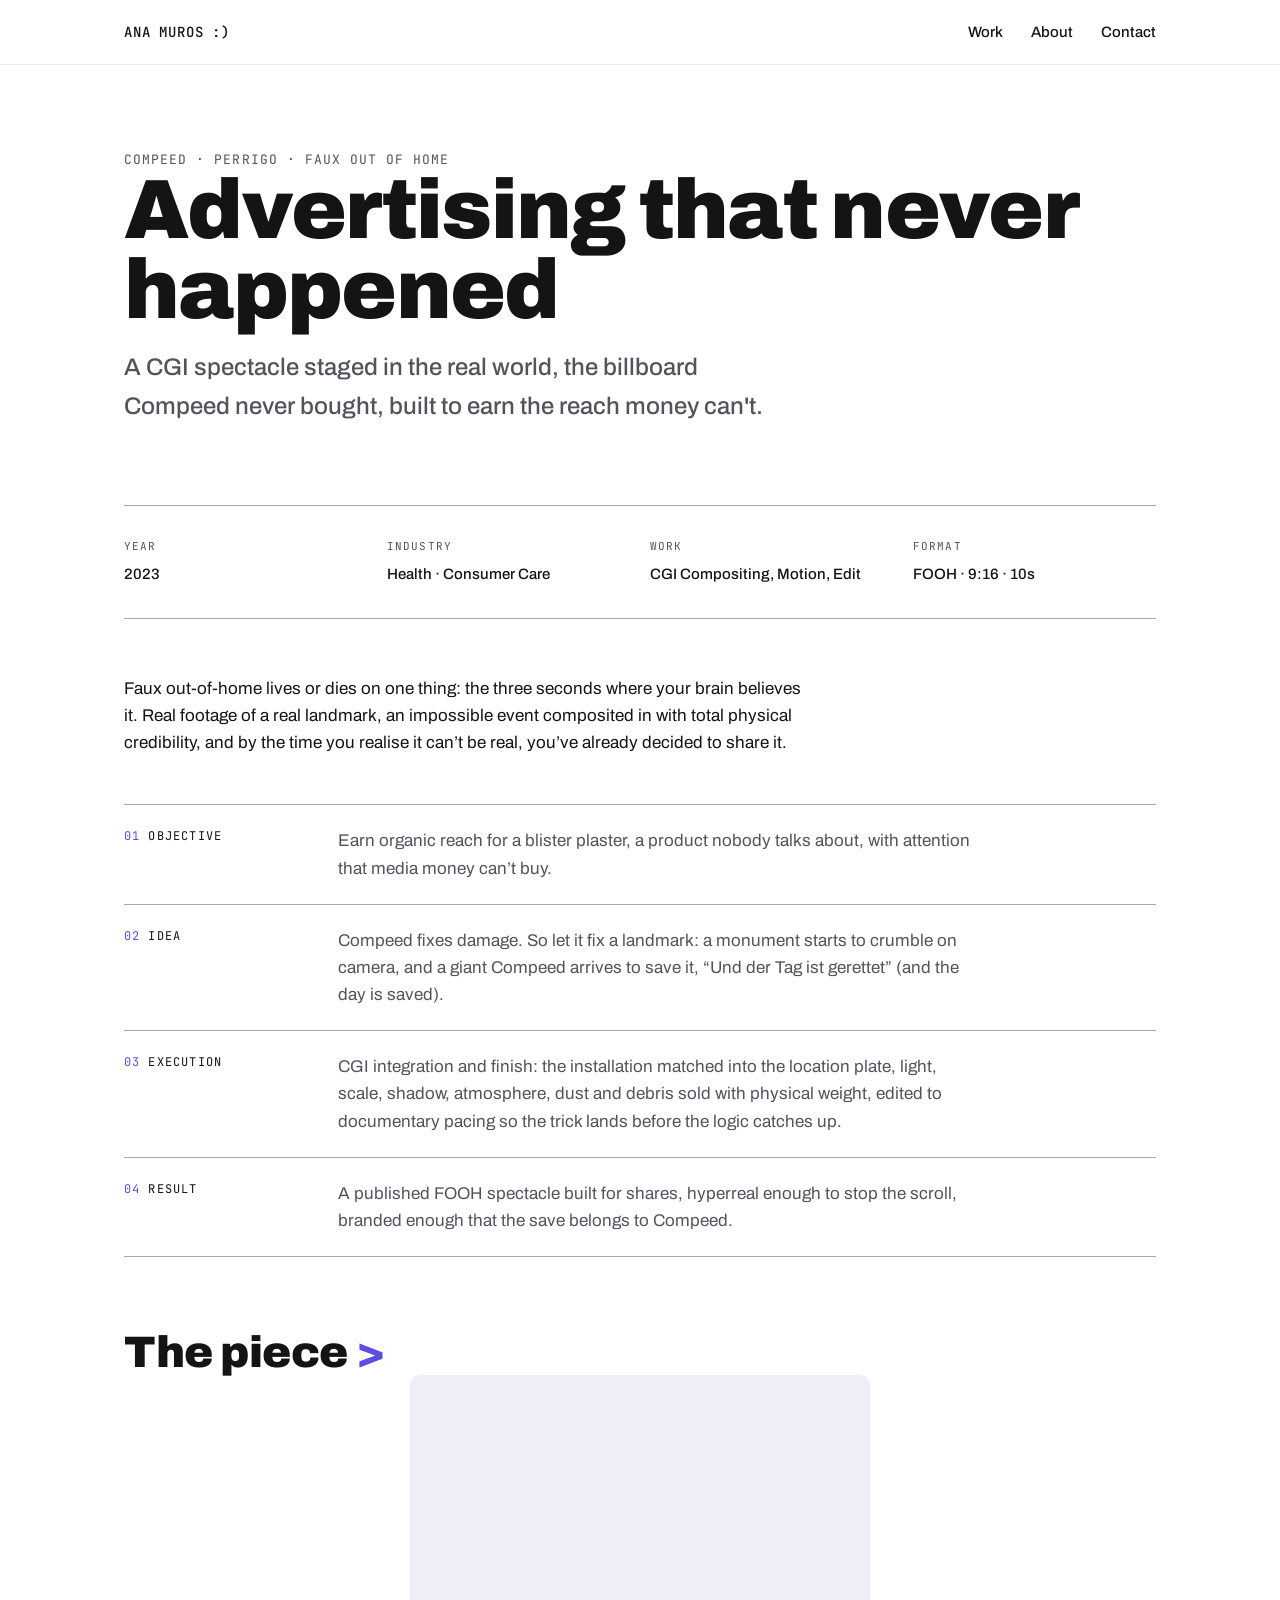
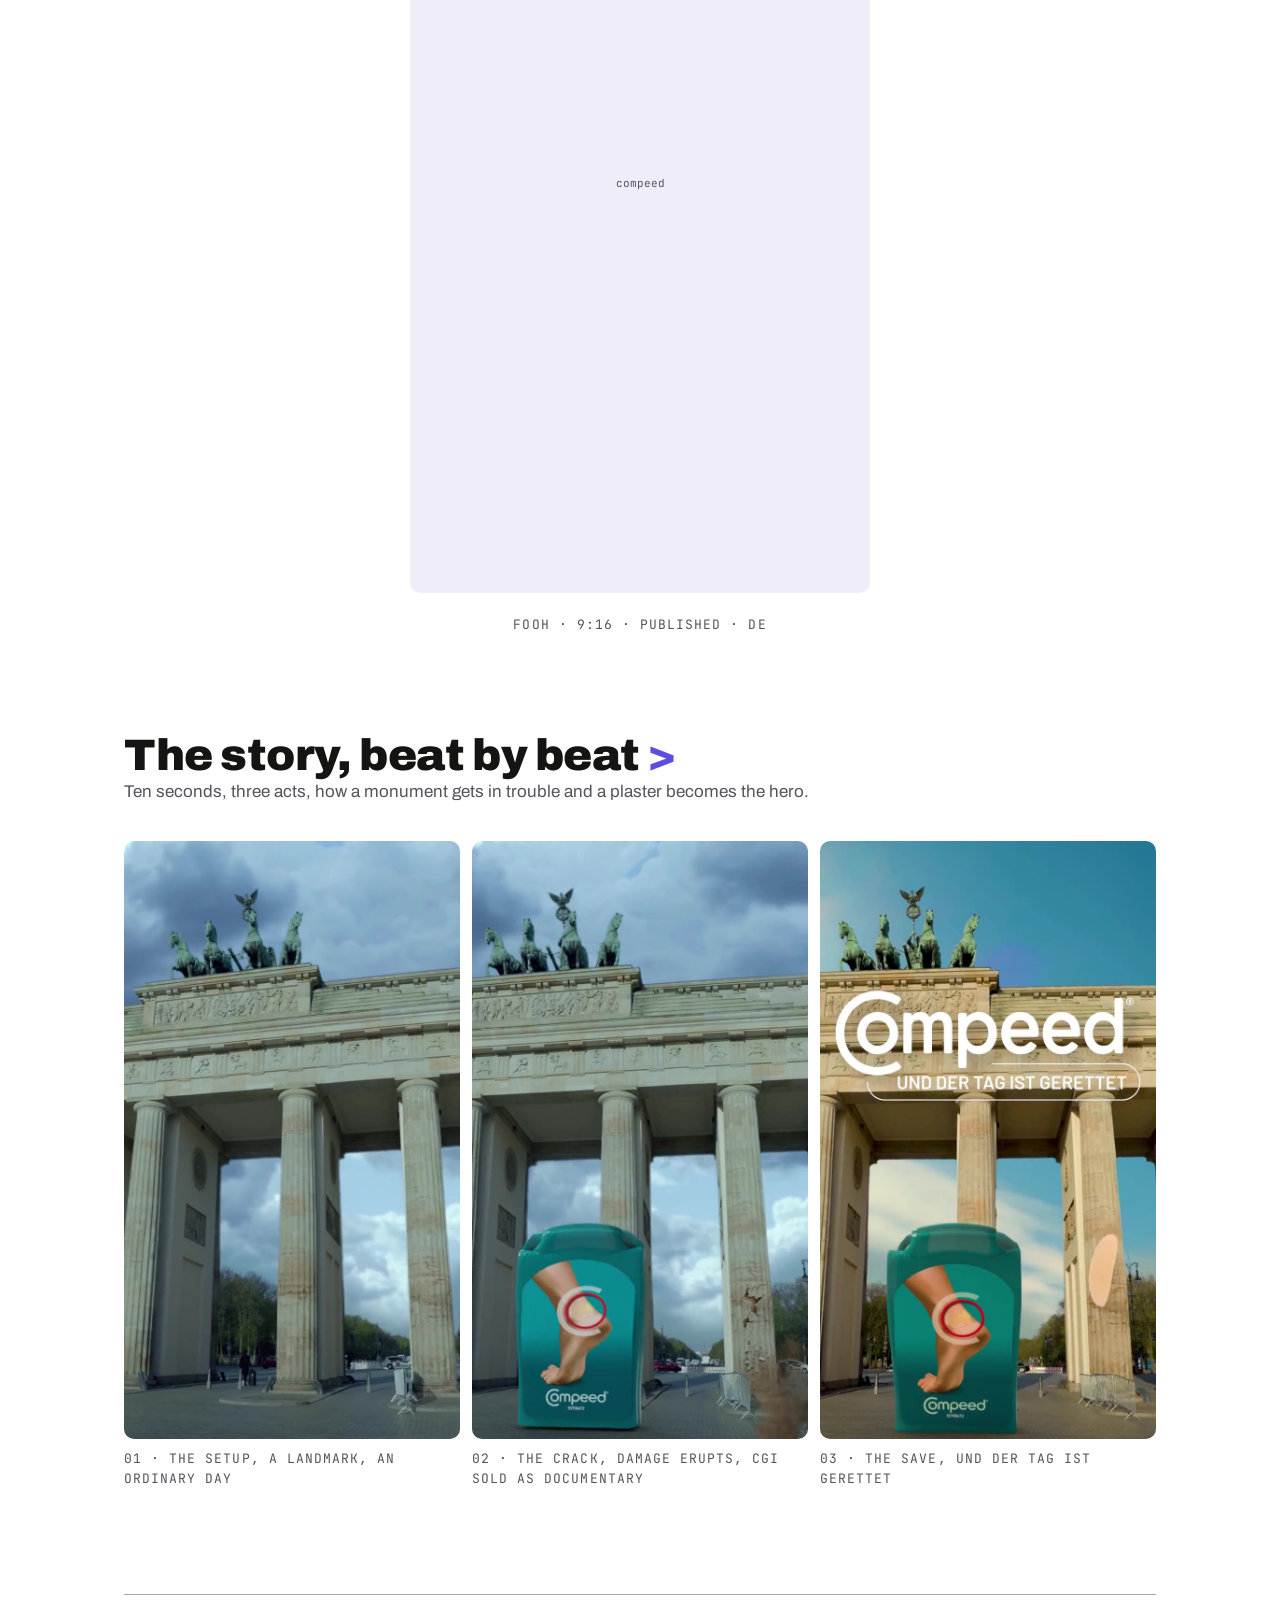
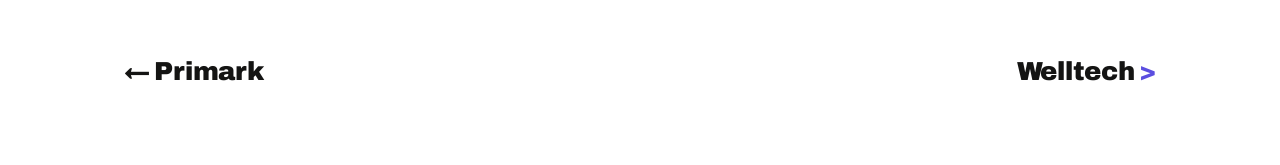
<file: case-compeed.html>
<!DOCTYPE html>
<html lang="en">
<head>
<meta charset="UTF-8">
<meta name="viewport" content="width=device-width, initial-scale=1">
<title>Compeed · FOOH · Ana Muros</title>
<meta name="description" content="A faux out-of-home CGI spectacle for Compeed, hyperreal advertising built for organic reach.">
<link rel="preconnect" href="https://fonts.googleapis.com">
<link rel="preconnect" href="https://fonts.gstatic.com" crossorigin>
<link href="https://fonts.googleapis.com/css2?family=Archivo:wght@400;500;900&family=JetBrains+Mono:wght@400;500&display=swap" rel="stylesheet">
<link rel="stylesheet" href="case.css">
</head>
<body>
<nav>
  <div class="container nav-inner">
    <a class="nav-logo" href="index.html">ANA MUROS :)</a>
    <div class="nav-links">
      <a href="index.html#work">Work</a>
      <a href="index.html#about">About</a>
      <a href="index.html#contact">Contact</a>
    </div>
  </div>
</nav>

<header class="case">
  <div class="container">
    <p class="meta reveal">COMPEED · PERRIGO · FAUX OUT OF HOME</p>
    <h1 class="display reveal">Advertising that never happened</h1>
    <p class="tagline reveal">A CGI spectacle staged in the real world, the billboard Compeed never bought, built to earn the reach money can't.</p>
  </div>
</header>

<div class="container">
  <div class="facts reveal">
    <div><p class="k">Year</p><p class="v">2023</p></div>
    <div><p class="k">Industry</p><p class="v">Health · Consumer Care</p></div>
    <div><p class="k">Work</p><p class="v">CGI Compositing, Motion, Edit</p></div>
    <div><p class="k">Format</p><p class="v">FOOH · 9:16 · 10s</p></div>
  </div>

  <div class="intro reveal">
    <p>Faux out-of-home lives or dies on one thing: the three seconds where your brain believes it. Real footage of a real landmark, an impossible event composited in with total physical credibility, and by the time you realise it can’t be real, you’ve already decided to share it.</p>
  </div>

  <div class="beats reveal">
    <div class="beat"><p class="bk"><span class="n">01</span>Objective</p><p>Earn organic reach for a blister plaster, a product nobody talks about, with attention that media money can’t buy.</p></div>
    <div class="beat"><p class="bk"><span class="n">02</span>Idea</p><p>Compeed fixes damage. So let it fix a landmark: a monument starts to crumble on camera, and a giant Compeed arrives to save it, “Und der Tag ist gerettet” (and the day is saved).</p></div>
    <div class="beat"><p class="bk"><span class="n">03</span>Execution</p><p>CGI integration and finish: the installation matched into the location plate, light, scale, shadow, atmosphere, dust and debris sold with physical weight, edited to documentary pacing so the trick lands before the logic catches up.</p></div>
    <div class="beat"><p class="bk"><span class="n">04</span>Result</p><p>A published FOOH spectacle built for shares, hyperreal enough to stop the scroll, branded enough that the save belongs to Compeed.</p></div>
  </div>

  <section class="chapter">
    <h2 class="h2 reveal">The piece <span class="arrow">&gt;</span></h2>
    <div class="feature-media reveal">
      <div class="media" data-video="videos/compeed.mp4"><video muted loop playsinline preload="metadata"></video><span class="ph-label">compeed</span></div>
      <p class="cap meta">FOOH · 9:16 · PUBLISHED · DE</p>
    </div>
  </section>

  <section class="chapter">
    <h2 class="h2 reveal">The story, beat by beat <span class="arrow">&gt;</span></h2>
    <p class="lede reveal" style="color:var(--ink-60)">Ten seconds, three acts, how a monument gets in trouble and a plaster becomes the hero.</p>
    <div class="still-strip reveal">
      <figure><img class="still" src="images/compeed-b1.jpg" alt="Compeed FOOH, act one: the landmark, untouched" loading="lazy"><figcaption class="cap meta">01 · THE SETUP, a landmark, an ordinary day</figcaption></figure>
      <figure><img class="still" src="images/compeed-b2.jpg" alt="Compeed FOOH, act two: the damage appears, dust and debris" loading="lazy"><figcaption class="cap meta">02 · THE CRACK, damage erupts, CGI sold as documentary</figcaption></figure>
      <figure><img class="still" src="images/compeed-b3.jpg" alt="Compeed FOOH, act three: the giant Compeed saves the day" loading="lazy"><figcaption class="cap meta">03 · THE SAVE, und der Tag ist gerettet</figcaption></figure>
    </div>
  </section>

  <div class="pn">
    <a href="case-primark.html">&larr; Primark</a>
    <a href="case-welltech.html">Welltech <span class="arrow">&gt;</span></a>
  </div>
</div>

<script>
document.querySelectorAll('.media[data-video]').forEach(w=>{const v=w.querySelector('video');v.src=w.dataset.video;v.addEventListener('error',()=>w.classList.add('missing'))});
const io=new IntersectionObserver(es=>{es.forEach(e=>{if(e.isIntersecting){e.target.classList.add('in');const v=e.target.querySelector('video');if(v&&!e.target.classList.contains('missing'))v.play().catch(()=>{})}else{const v=e.target.querySelector('video');if(v)v.pause()}})},{threshold:.15});
document.querySelectorAll('.reveal').forEach(el=>io.observe(el));
</script>
</body>
</html>
</file>
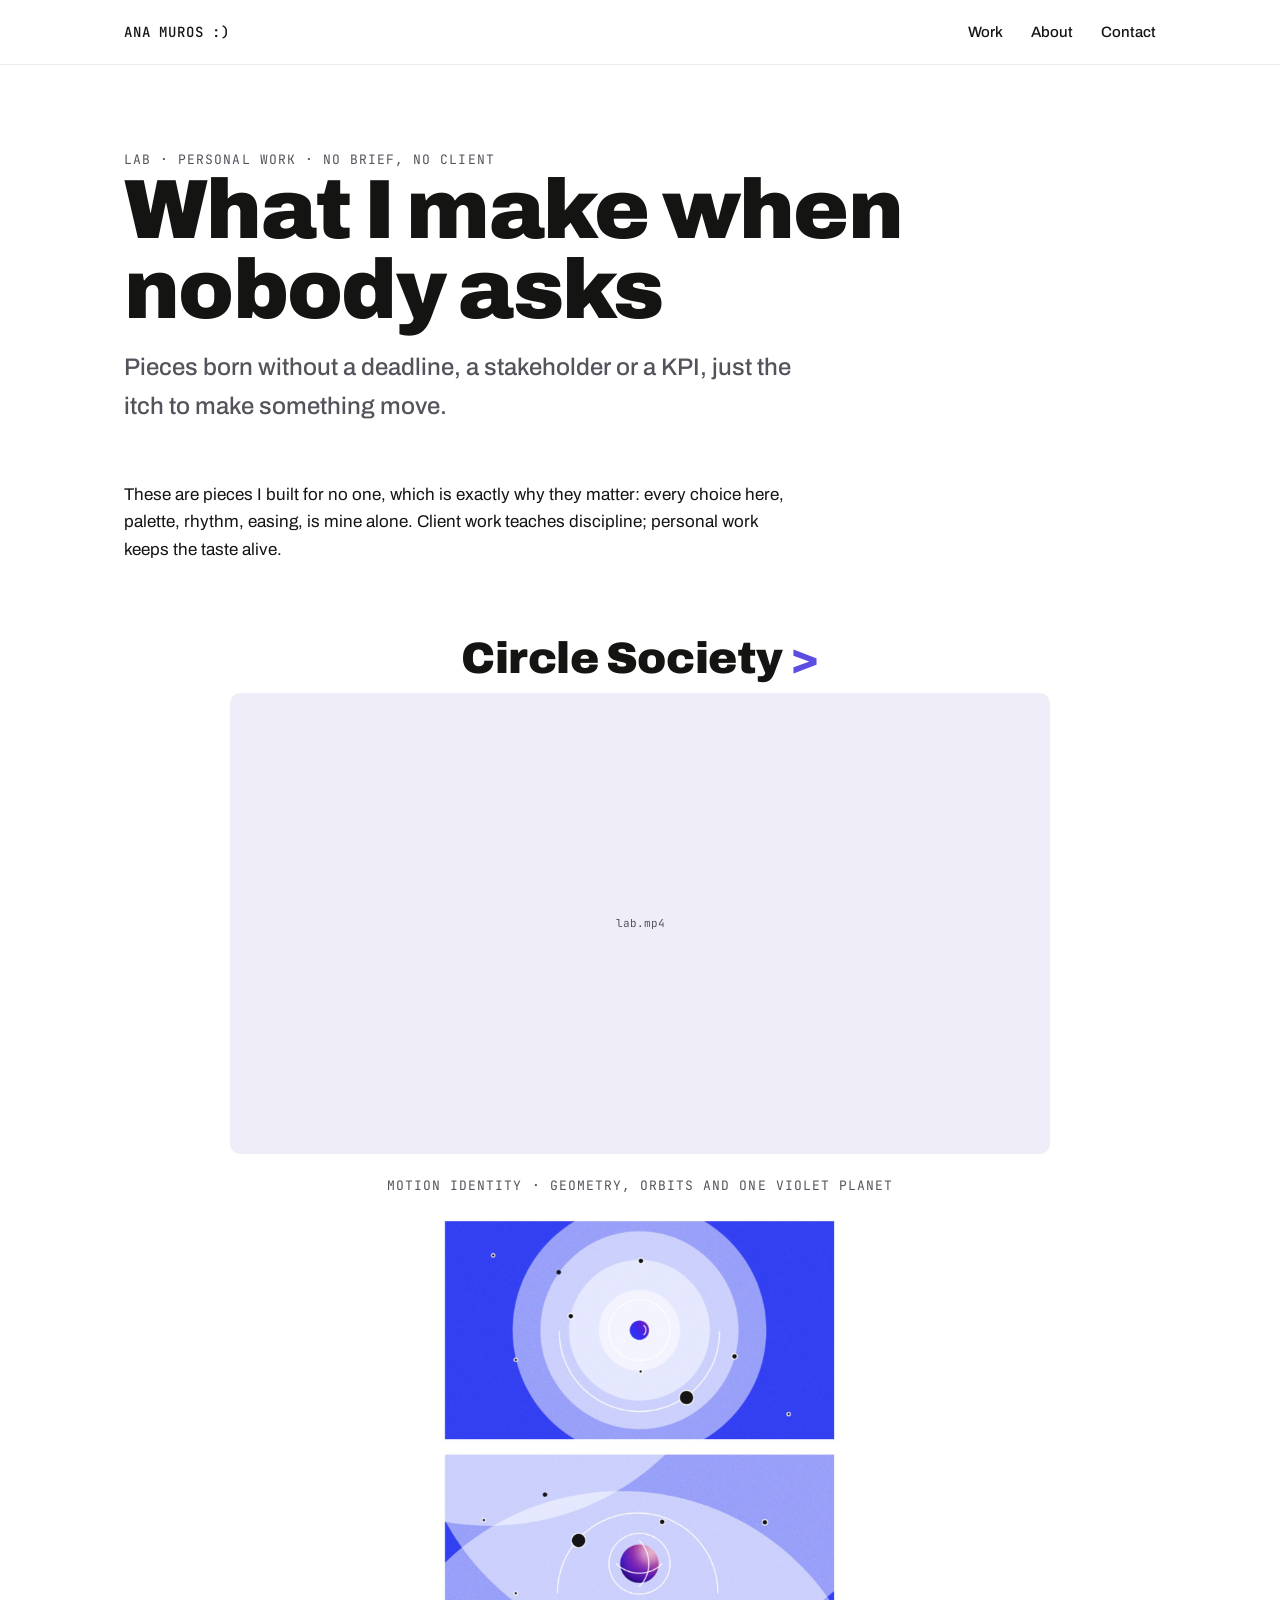
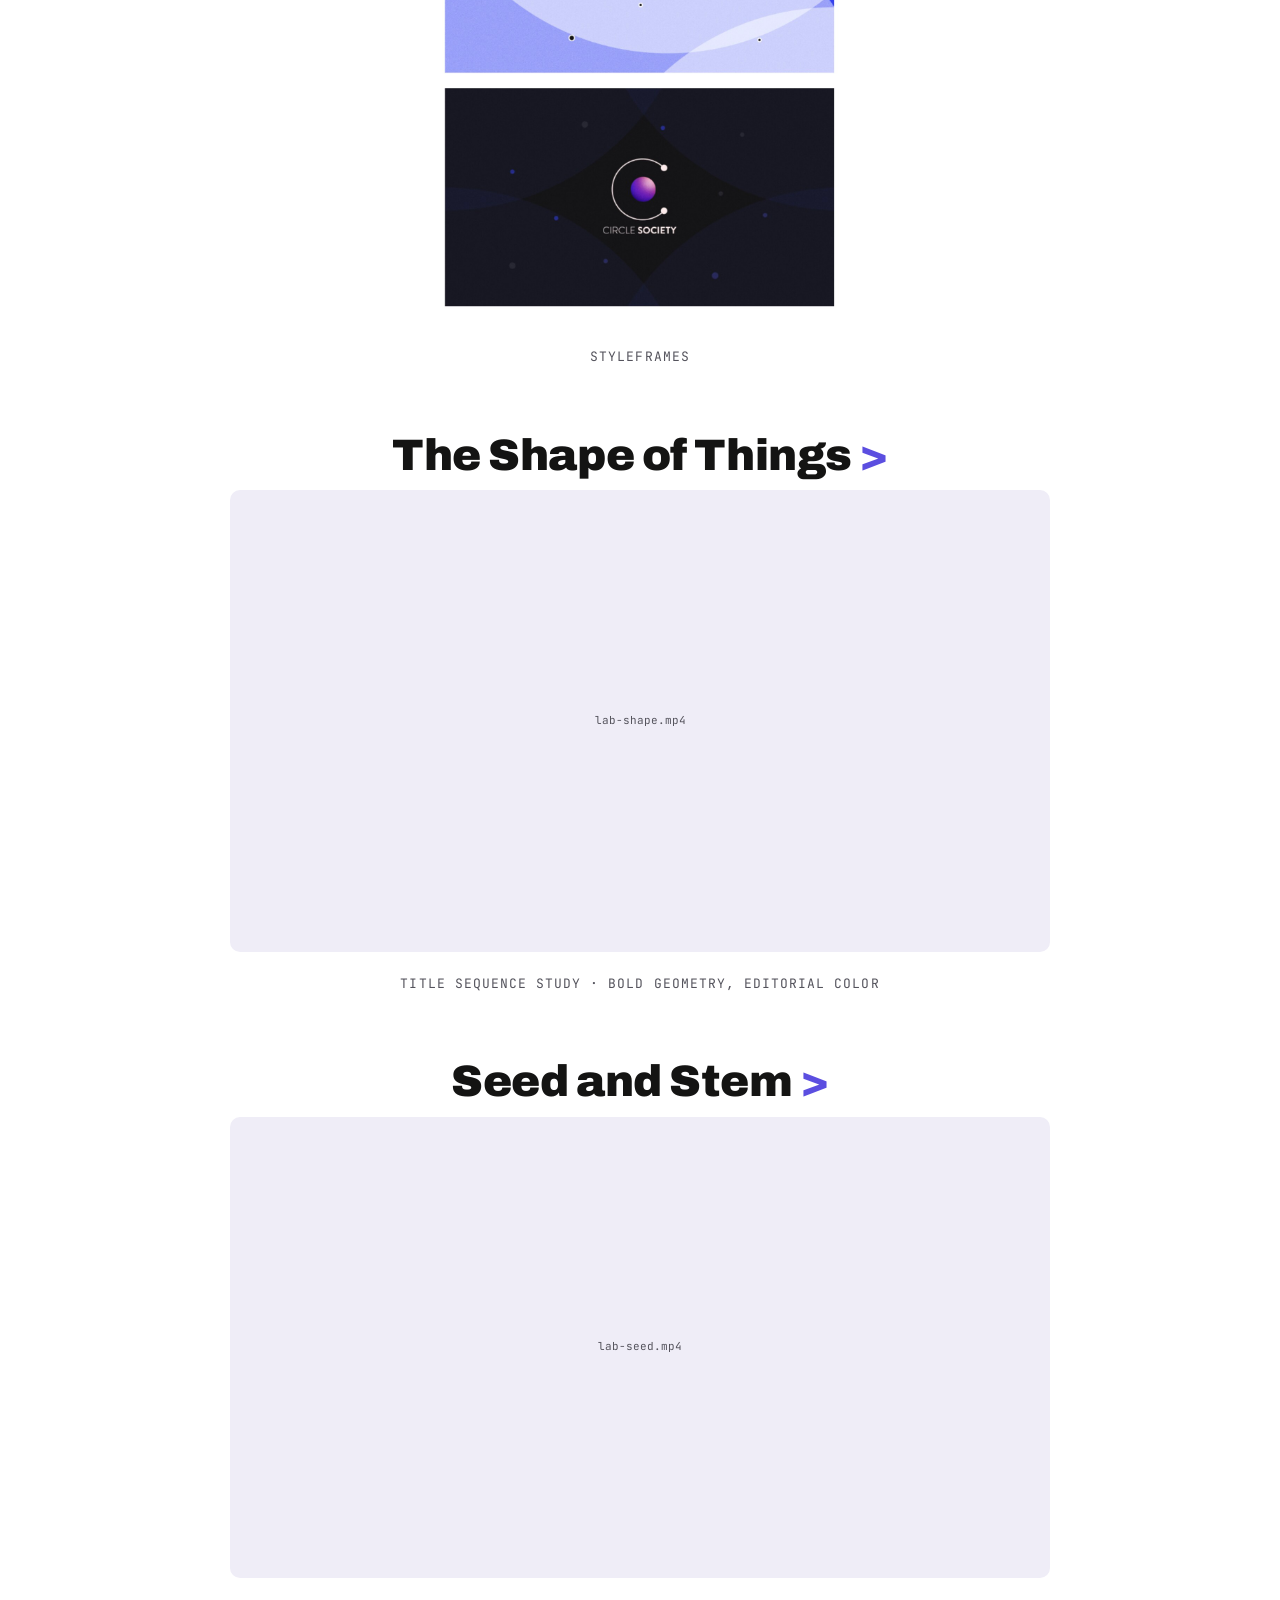
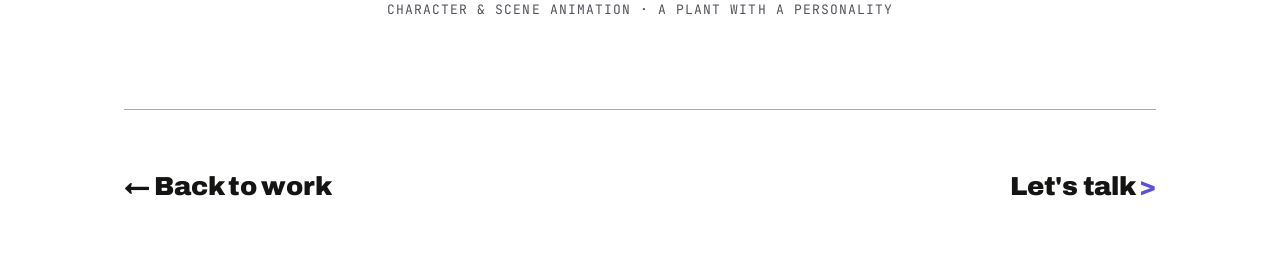
<file: case-lab.html>
<!DOCTYPE html>
<html lang="en">
<head>
<meta charset="UTF-8">
<meta name="viewport" content="width=device-width, initial-scale=1">
<title>Lab · What I Make When Nobody Asks · Ana Muros</title>
<meta name="description" content="Personal motion work: pieces made without a brief, where craft gets to play.">
<link rel="preconnect" href="https://fonts.googleapis.com">
<link rel="preconnect" href="https://fonts.gstatic.com" crossorigin>
<link href="https://fonts.googleapis.com/css2?family=Archivo:wght@400;500;900&family=JetBrains+Mono:wght@400;500&display=swap" rel="stylesheet">
<link rel="stylesheet" href="case.css">
<style>
.media.wide{aspect-ratio:16/9;width:min(100%,820px)}
.lab-piece{display:flex;flex-direction:column;align-items:center;gap:12px;padding:32px 0}
.frames{width:min(100%,420px);border-radius:10px}
</style>
</head>
<body>
<nav>
  <div class="container nav-inner">
    <a class="nav-logo" href="index.html">ANA MUROS :)</a>
    <div class="nav-links">
      <a href="index.html#work">Work</a>
      <a href="index.html#about">About</a>
      <a href="index.html#contact">Contact</a>
    </div>
  </div>
</nav>

<header class="case">
  <div class="container">
    <p class="meta reveal">LAB · PERSONAL WORK · NO BRIEF, NO CLIENT</p>
    <h1 class="display reveal">What I make when nobody asks</h1>
    <p class="tagline reveal">Pieces born without a deadline, a stakeholder or a KPI, just the itch to make something move.</p>
  </div>
</header>

<div class="container">
  <div class="intro reveal">
    <p>These are pieces I built for no one, which is exactly why they matter: every choice here, palette, rhythm, easing, is mine alone. Client work teaches discipline; personal work keeps the taste alive.</p>
  </div>

  <section class="lab-piece">
    <h2 class="h2 reveal">Circle Society <span class="arrow">&gt;</span></h2>
    <div class="media wide reveal" data-video="videos/lab.mp4"><video muted loop playsinline preload="metadata"></video><span class="ph-label">lab.mp4</span></div>
    <p class="cap meta reveal">MOTION IDENTITY · GEOMETRY, ORBITS AND ONE VIOLET PLANET</p>
    <img class="frames reveal" src="images/lab-circle-frames.jpg" alt="Circle Society, styleframes of the piece" loading="lazy">
    <p class="cap meta reveal">STYLEFRAMES</p>
  </section>

  <section class="lab-piece">
    <h2 class="h2 reveal">The Shape of Things <span class="arrow">&gt;</span></h2>
    <div class="media wide reveal" data-video="videos/lab-shape.mp4"><video muted loop playsinline preload="metadata"></video><span class="ph-label">lab-shape.mp4</span></div>
    <p class="cap meta reveal">TITLE SEQUENCE STUDY · BOLD GEOMETRY, EDITORIAL COLOR</p>
  </section>

  <section class="lab-piece">
    <h2 class="h2 reveal">Seed and Stem <span class="arrow">&gt;</span></h2>
    <div class="media wide reveal" data-video="videos/lab-seed.mp4"><video muted loop playsinline preload="metadata"></video><span class="ph-label">lab-seed.mp4</span></div>
    <p class="cap meta reveal">CHARACTER &amp; SCENE ANIMATION · A PLANT WITH A PERSONALITY</p>
  </section>

  <div class="pn">
    <a href="index.html#work">&larr; Back to work</a>
    <a href="index.html#contact">Let's talk <span class="arrow">&gt;</span></a>
  </div>
</div>

<script>
document.querySelectorAll('.media[data-video]').forEach(w=>{const v=w.querySelector('video');v.src=w.dataset.video;v.addEventListener('error',()=>w.classList.add('missing'))});
const io=new IntersectionObserver(es=>{es.forEach(e=>{if(e.isIntersecting){e.target.classList.add('in');const v=e.target.querySelector('video');if(v&&!e.target.classList.contains('missing'))v.play().catch(()=>{})}else{const v=e.target.querySelector('video');if(v)v.pause()}})},{threshold:.15});
document.querySelectorAll('.reveal').forEach(el=>io.observe(el));
</script>
</body>
</html>
</file>
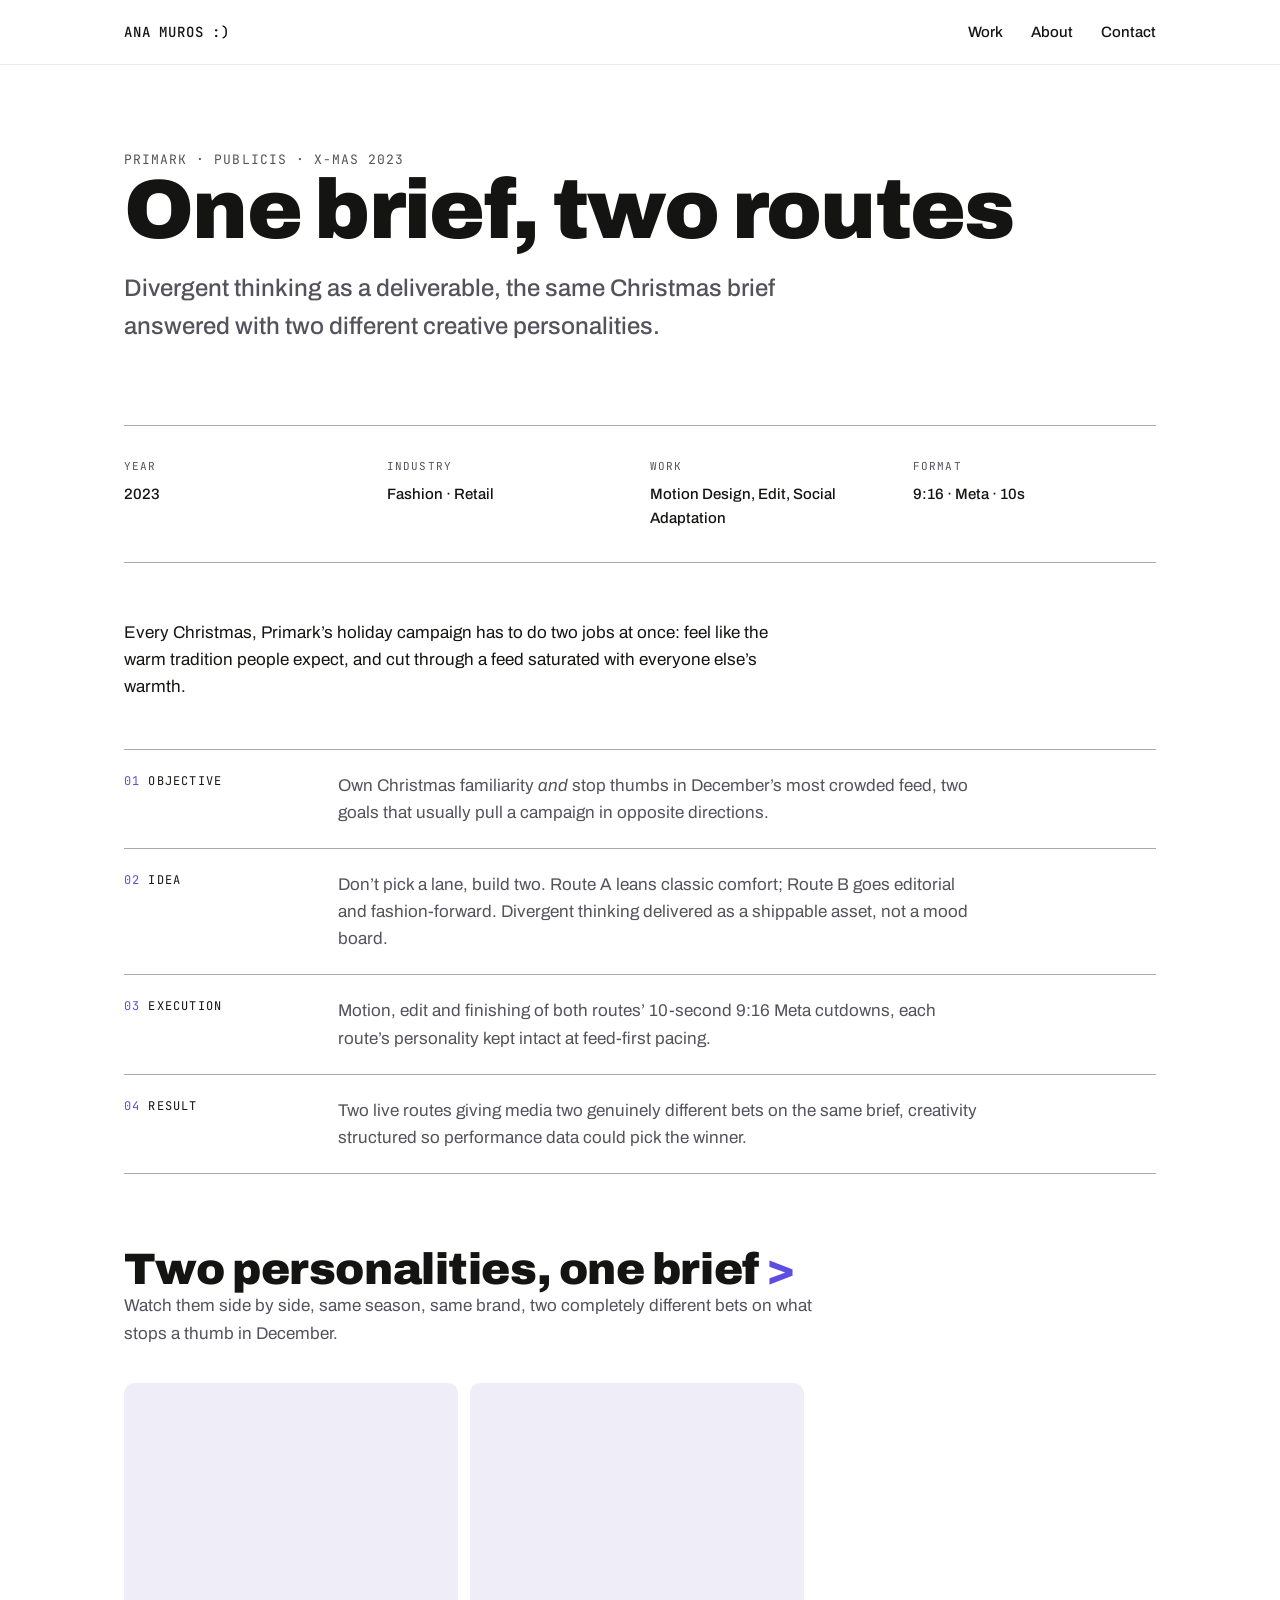
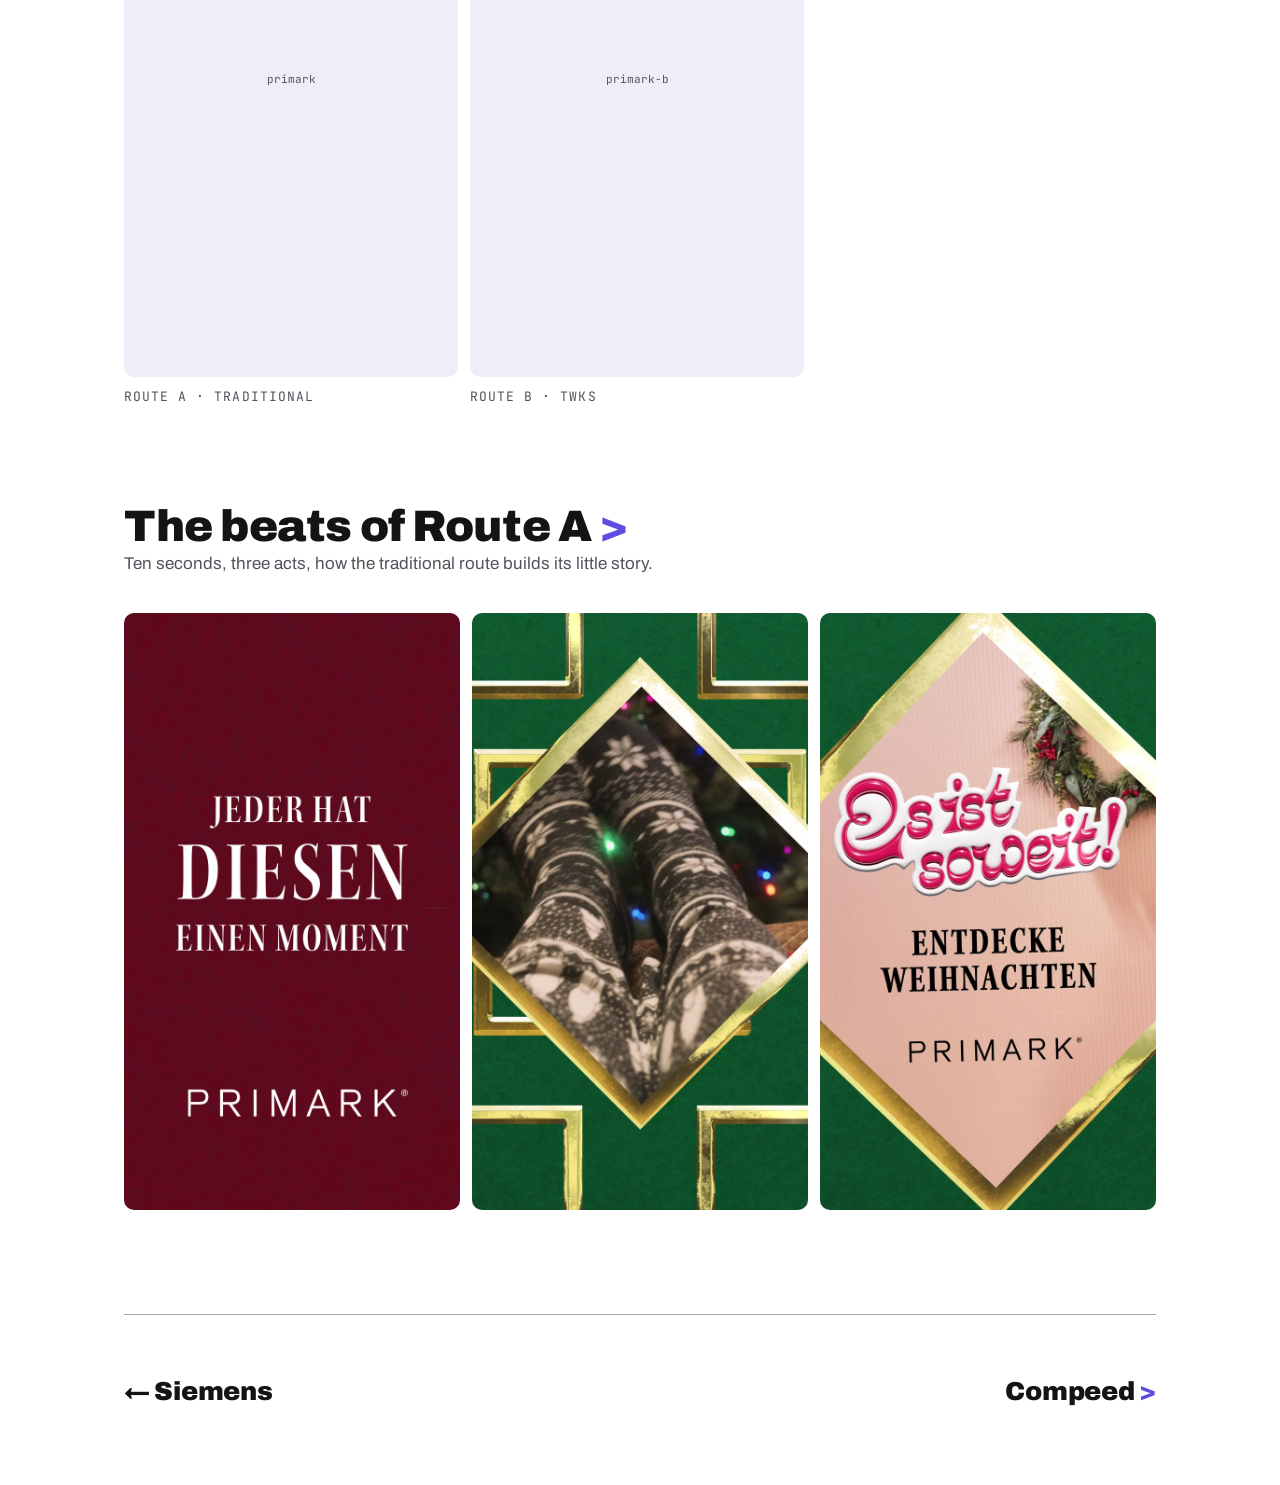
<file: case-primark.html>
<!DOCTYPE html>
<html lang="en">
<head>
<meta charset="UTF-8">
<meta name="viewport" content="width=device-width, initial-scale=1">
<title>Primark · X-Mas, Two Routes · Ana Muros</title>
<meta name="description" content="One Christmas brief, two creative routes, motion design for Primark's 2023 holiday campaign.">
<link rel="preconnect" href="https://fonts.googleapis.com">
<link rel="preconnect" href="https://fonts.gstatic.com" crossorigin>
<link href="https://fonts.googleapis.com/css2?family=Archivo:wght@400;500;900&family=JetBrains+Mono:wght@400;500&display=swap" rel="stylesheet">
<link rel="stylesheet" href="case.css">
</head>
<body>
<nav>
  <div class="container nav-inner">
    <a class="nav-logo" href="index.html">ANA MUROS :)</a>
    <div class="nav-links">
      <a href="index.html#work">Work</a>
      <a href="index.html#about">About</a>
      <a href="index.html#contact">Contact</a>
    </div>
  </div>
</nav>

<header class="case">
  <div class="container">
    <p class="meta reveal">PRIMARK · PUBLICIS · X-MAS 2023</p>
    <h1 class="display reveal">One brief, two routes</h1>
    <p class="tagline reveal">Divergent thinking as a deliverable, the same Christmas brief answered with two different creative personalities.</p>
  </div>
</header>

<div class="container">
  <div class="facts reveal">
    <div><p class="k">Year</p><p class="v">2023</p></div>
    <div><p class="k">Industry</p><p class="v">Fashion · Retail</p></div>
    <div><p class="k">Work</p><p class="v">Motion Design, Edit, Social Adaptation</p></div>
    <div><p class="k">Format</p><p class="v">9:16 · Meta · 10s</p></div>
  </div>

  <div class="intro reveal">
    <p>Every Christmas, Primark’s holiday campaign has to do two jobs at once: feel like the warm tradition people expect, and cut through a feed saturated with everyone else’s warmth.</p>
  </div>

  <div class="beats reveal">
    <div class="beat"><p class="bk"><span class="n">01</span>Objective</p><p>Own Christmas familiarity <em>and</em> stop thumbs in December’s most crowded feed, two goals that usually pull a campaign in opposite directions.</p></div>
    <div class="beat"><p class="bk"><span class="n">02</span>Idea</p><p>Don’t pick a lane, build two. Route A leans classic comfort; Route B goes editorial and fashion-forward. Divergent thinking delivered as a shippable asset, not a mood board.</p></div>
    <div class="beat"><p class="bk"><span class="n">03</span>Execution</p><p>Motion, edit and finishing of both routes’ 10-second 9:16 Meta cutdowns, each route’s personality kept intact at feed-first pacing.</p></div>
    <div class="beat"><p class="bk"><span class="n">04</span>Result</p><p>Two live routes giving media two genuinely different bets on the same brief, creativity structured so performance data could pick the winner.</p></div>
  </div>

  <section class="chapter">
    <h2 class="h2 reveal">Two personalities, one brief <span class="arrow">&gt;</span></h2>
    <p class="lede reveal" style="color:var(--ink-60)">Watch them side by side, same season, same brand, two completely different bets on what stops a thumb in December.</p>
    <div class="vgrid two">
      <div class="reveal"><div class="media" data-video="videos/primark.mp4"><video muted loop playsinline preload="metadata"></video><span class="ph-label">primark</span></div><p class="cap meta">ROUTE A · TRADITIONAL</p></div>
      <div class="reveal"><div class="media" data-video="videos/primark-b.mp4"><video muted loop playsinline preload="metadata"></video><span class="ph-label">primark-b</span></div><p class="cap meta">ROUTE B · TWKS</p></div>
    </div>
  </section>

  <section class="chapter">
    <h2 class="h2 reveal">The beats of Route A <span class="arrow">&gt;</span></h2>
    <p class="lede reveal" style="color:var(--ink-60)">Ten seconds, three acts, how the traditional route builds its little story.</p>
    <div class="still-strip reveal">
      <img class="still" src="images/primark-f1.jpg" alt="Primark X-Mas Route A, opening beat" loading="lazy">
      <img class="still" src="images/primark-f5.jpg" alt="Primark X-Mas Route A, middle beat" loading="lazy">
      <img class="still" src="images/primark-f9.jpg" alt="Primark X-Mas Route A, closing beat" loading="lazy">
    </div>
  </section>

  <div class="pn">
    <a href="case-siemens.html">&larr; Siemens</a>
    <a href="case-compeed.html">Compeed <span class="arrow">&gt;</span></a>
  </div>
</div>

<script>
document.querySelectorAll('.media[data-video]').forEach(w=>{const v=w.querySelector('video');v.src=w.dataset.video;v.addEventListener('error',()=>w.classList.add('missing'))});
const io=new IntersectionObserver(es=>{es.forEach(e=>{if(e.isIntersecting){e.target.classList.add('in');const v=e.target.querySelector('video');if(v&&!e.target.classList.contains('missing'))v.play().catch(()=>{})}else{const v=e.target.querySelector('video');if(v)v.pause()}})},{threshold:.15});
document.querySelectorAll('.reveal').forEach(el=>io.observe(el));
</script>
</body>
</html>
</file>
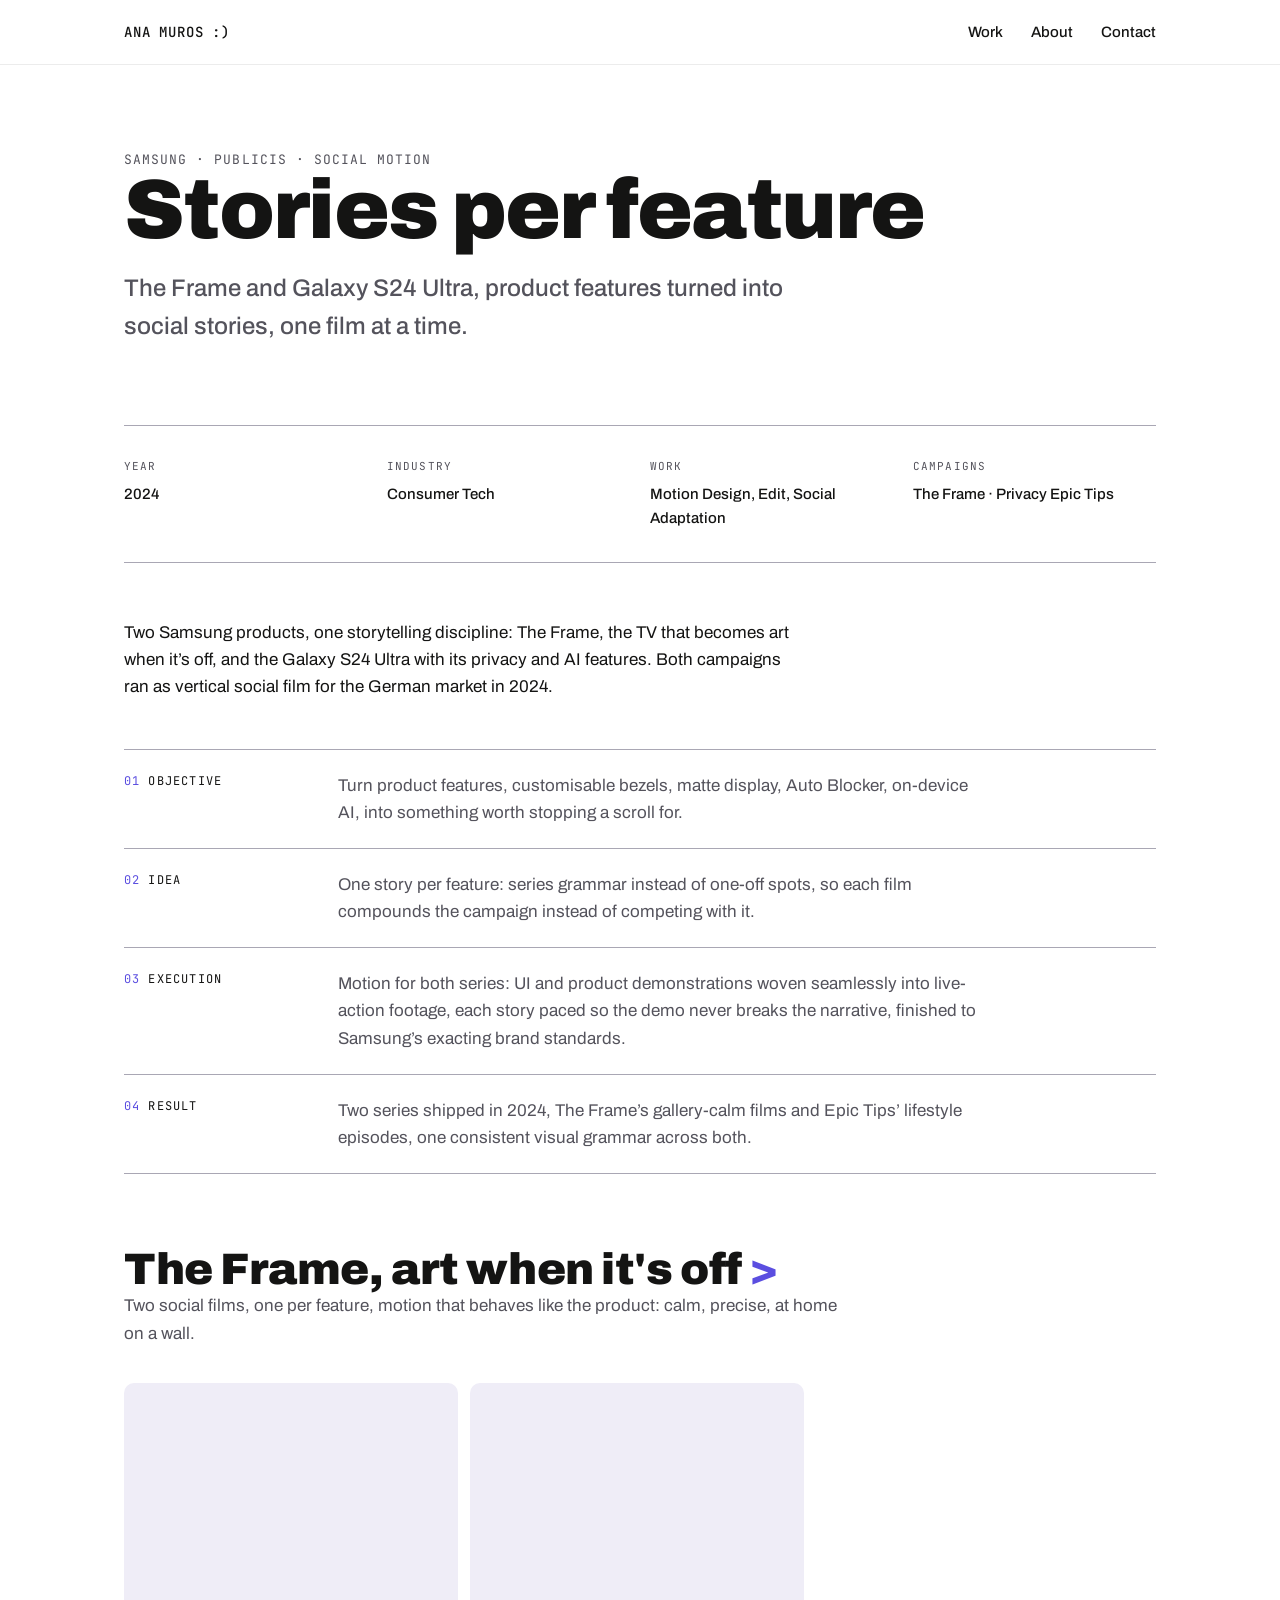
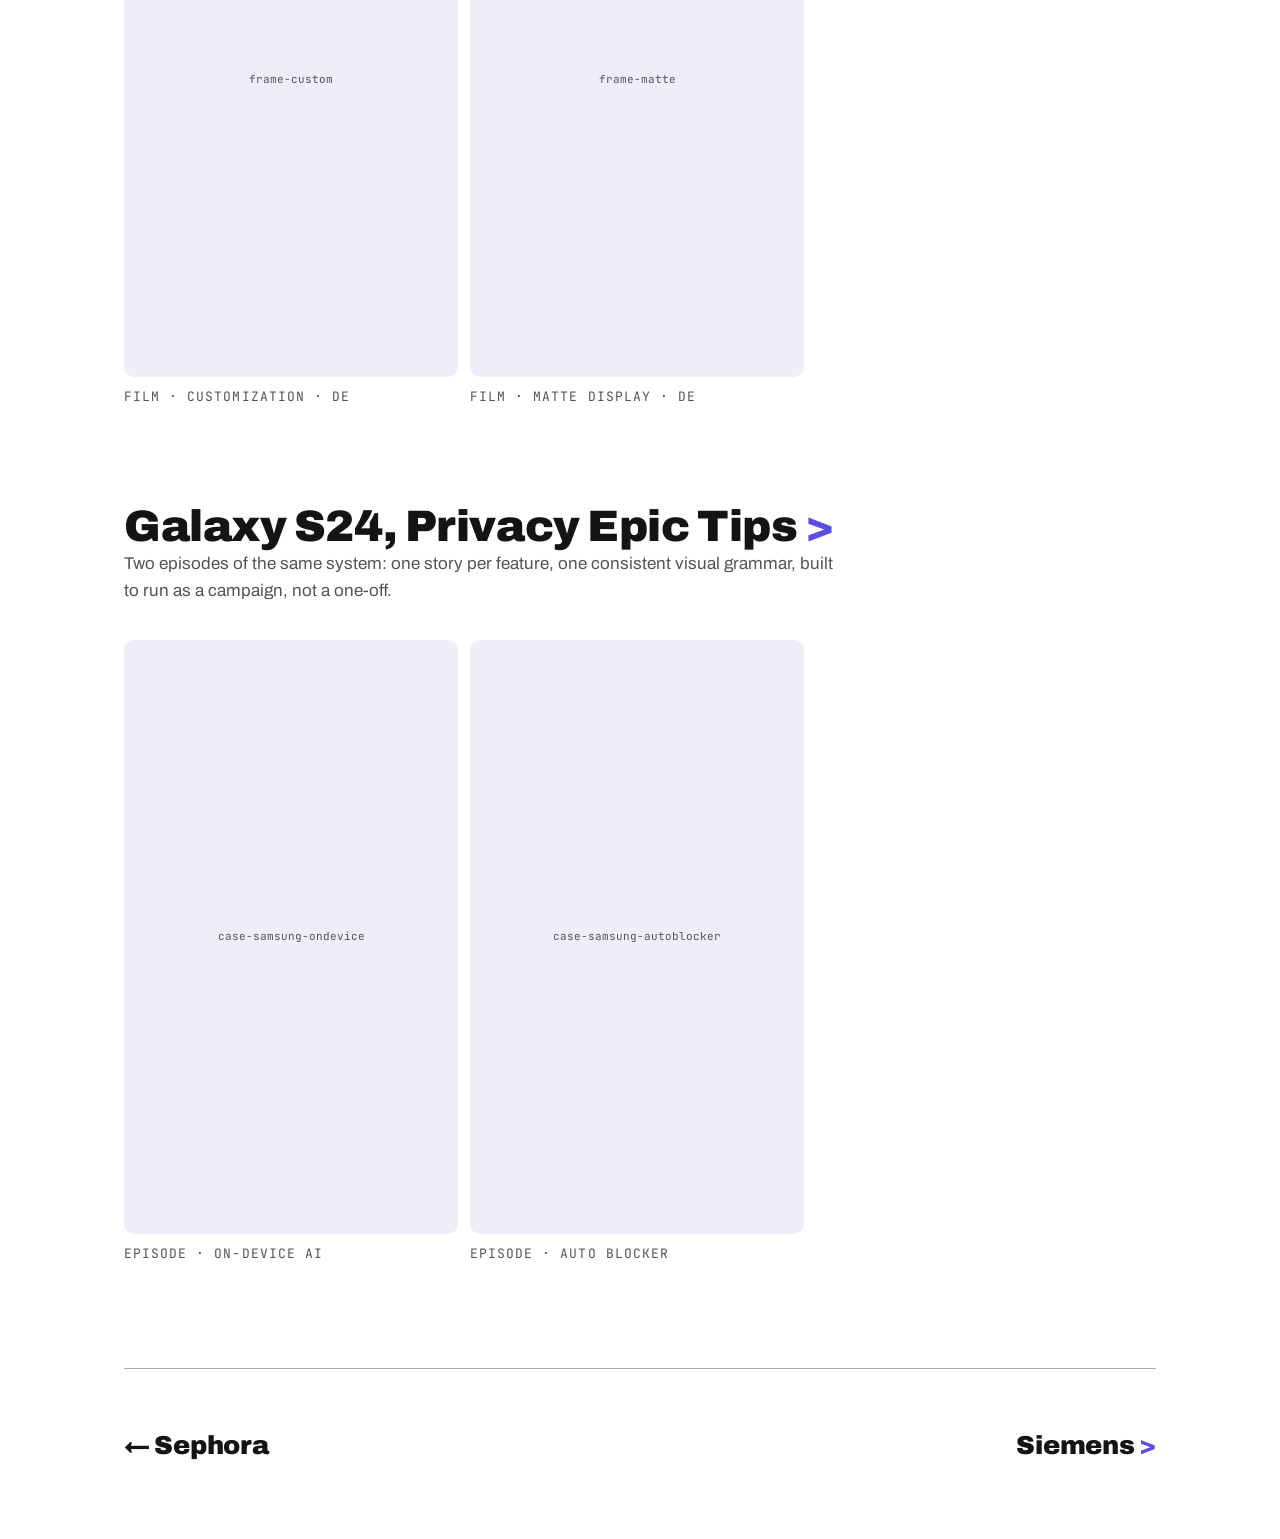
<file: case-samsung.html>
<!DOCTYPE html>
<html lang="en">
<head>
<meta charset="UTF-8">
<meta name="viewport" content="width=device-width, initial-scale=1">
<title>Samsung · The Frame &amp; Galaxy S24 · Ana Muros</title>
<meta name="description" content="Motion design for Samsung's Privacy Epic Tips series, Galaxy S24 Ultra features told as thumb-stopping social stories.">
<link rel="preconnect" href="https://fonts.googleapis.com">
<link rel="preconnect" href="https://fonts.gstatic.com" crossorigin>
<link href="https://fonts.googleapis.com/css2?family=Archivo:wght@400;500;900&family=JetBrains+Mono:wght@400;500&display=swap" rel="stylesheet">
<link rel="stylesheet" href="case.css">
</head>
<body>
<nav>
  <div class="container nav-inner">
    <a class="nav-logo" href="index.html">ANA MUROS :)</a>
    <div class="nav-links">
      <a href="index.html#work">Work</a>
      <a href="index.html#about">About</a>
      <a href="index.html#contact">Contact</a>
    </div>
  </div>
</nav>

<header class="case">
  <div class="container">
    <p class="meta reveal">SAMSUNG · PUBLICIS · SOCIAL MOTION</p>
    <h1 class="display reveal">Stories per feature</h1>
    <p class="tagline reveal">The Frame and Galaxy S24 Ultra, product features turned into social stories, one film at a time.</p>
  </div>
</header>

<div class="container">
  <div class="facts reveal">
    <div><p class="k">Year</p><p class="v">2024</p></div>
    <div><p class="k">Industry</p><p class="v">Consumer Tech</p></div>
    <div><p class="k">Work</p><p class="v">Motion Design, Edit, Social Adaptation</p></div>
    <div><p class="k">Campaigns</p><p class="v">The Frame · Privacy Epic Tips</p></div>
  </div>

  <div class="intro reveal">
    <p>Two Samsung products, one storytelling discipline: The Frame, the TV that becomes art when it’s off, and the Galaxy S24 Ultra with its privacy and AI features. Both campaigns ran as vertical social film for the German market in 2024.</p>
  </div>

  <div class="beats reveal">
    <div class="beat"><p class="bk"><span class="n">01</span>Objective</p><p>Turn product features, customisable bezels, matte display, Auto Blocker, on-device AI, into something worth stopping a scroll for.</p></div>
    <div class="beat"><p class="bk"><span class="n">02</span>Idea</p><p>One story per feature: series grammar instead of one-off spots, so each film compounds the campaign instead of competing with it.</p></div>
    <div class="beat"><p class="bk"><span class="n">03</span>Execution</p><p>Motion for both series: UI and product demonstrations woven seamlessly into live-action footage, each story paced so the demo never breaks the narrative, finished to Samsung’s exacting brand standards.</p></div>
    <div class="beat"><p class="bk"><span class="n">04</span>Result</p><p>Two series shipped in 2024, The Frame’s gallery-calm films and Epic Tips’ lifestyle episodes, one consistent visual grammar across both.</p></div>
  </div>

  <section class="chapter">
    <h2 class="h2 reveal">The Frame, art when it's off <span class="arrow">&gt;</span></h2>
    <p class="lede reveal" style="color:var(--ink-60)">Two social films, one per feature, motion that behaves like the product: calm, precise, at home on a wall.</p>
    <div class="vgrid two">
      <div class="reveal"><div class="media" data-video="videos/case-samsung-frame-custom.mp4"><video muted loop playsinline preload="metadata"></video><span class="ph-label">frame-custom</span></div><p class="cap meta">FILM · CUSTOMIZATION · DE</p></div>
      <div class="reveal"><div class="media" data-video="videos/case-samsung-frame-matte.mp4"><video muted loop playsinline preload="metadata"></video><span class="ph-label">frame-matte</span></div><p class="cap meta">FILM · MATTE DISPLAY · DE</p></div>
    </div>
  </section>

  <section class="chapter">
    <h2 class="h2 reveal">Galaxy S24, Privacy Epic Tips <span class="arrow">&gt;</span></h2>
    <p class="lede reveal" style="color:var(--ink-60)">Two episodes of the same system: one story per feature, one consistent visual grammar, built to run as a campaign, not a one-off.</p>
    <div class="vgrid two">
      <div class="reveal"><div class="media" data-video="videos/case-samsung-ondevice.mp4"><video muted loop playsinline preload="metadata"></video><span class="ph-label">case-samsung-ondevice</span></div><p class="cap meta">EPISODE · ON-DEVICE AI</p></div>
      <div class="reveal"><div class="media" data-video="videos/case-samsung-autoblocker.mp4"><video muted loop playsinline preload="metadata"></video><span class="ph-label">case-samsung-autoblocker</span></div><p class="cap meta">EPISODE · AUTO BLOCKER</p></div>
    </div>
  </section>

  <div class="pn">
    <a href="case-sephora.html">&larr; Sephora</a>
    <a href="case-siemens.html">Siemens <span class="arrow">&gt;</span></a>
  </div>
</div>

<script>
document.querySelectorAll('.media[data-video]').forEach(w=>{const v=w.querySelector('video');v.src=w.dataset.video;v.addEventListener('error',()=>w.classList.add('missing'))});
const io=new IntersectionObserver(es=>{es.forEach(e=>{if(e.isIntersecting){e.target.classList.add('in');const v=e.target.querySelector('video');if(v&&!e.target.classList.contains('missing'))v.play().catch(()=>{})}else{const v=e.target.querySelector('video');if(v)v.pause()}})},{threshold:.15});
document.querySelectorAll('.reveal').forEach(el=>io.observe(el));
</script>
</body>
</html>
</file>
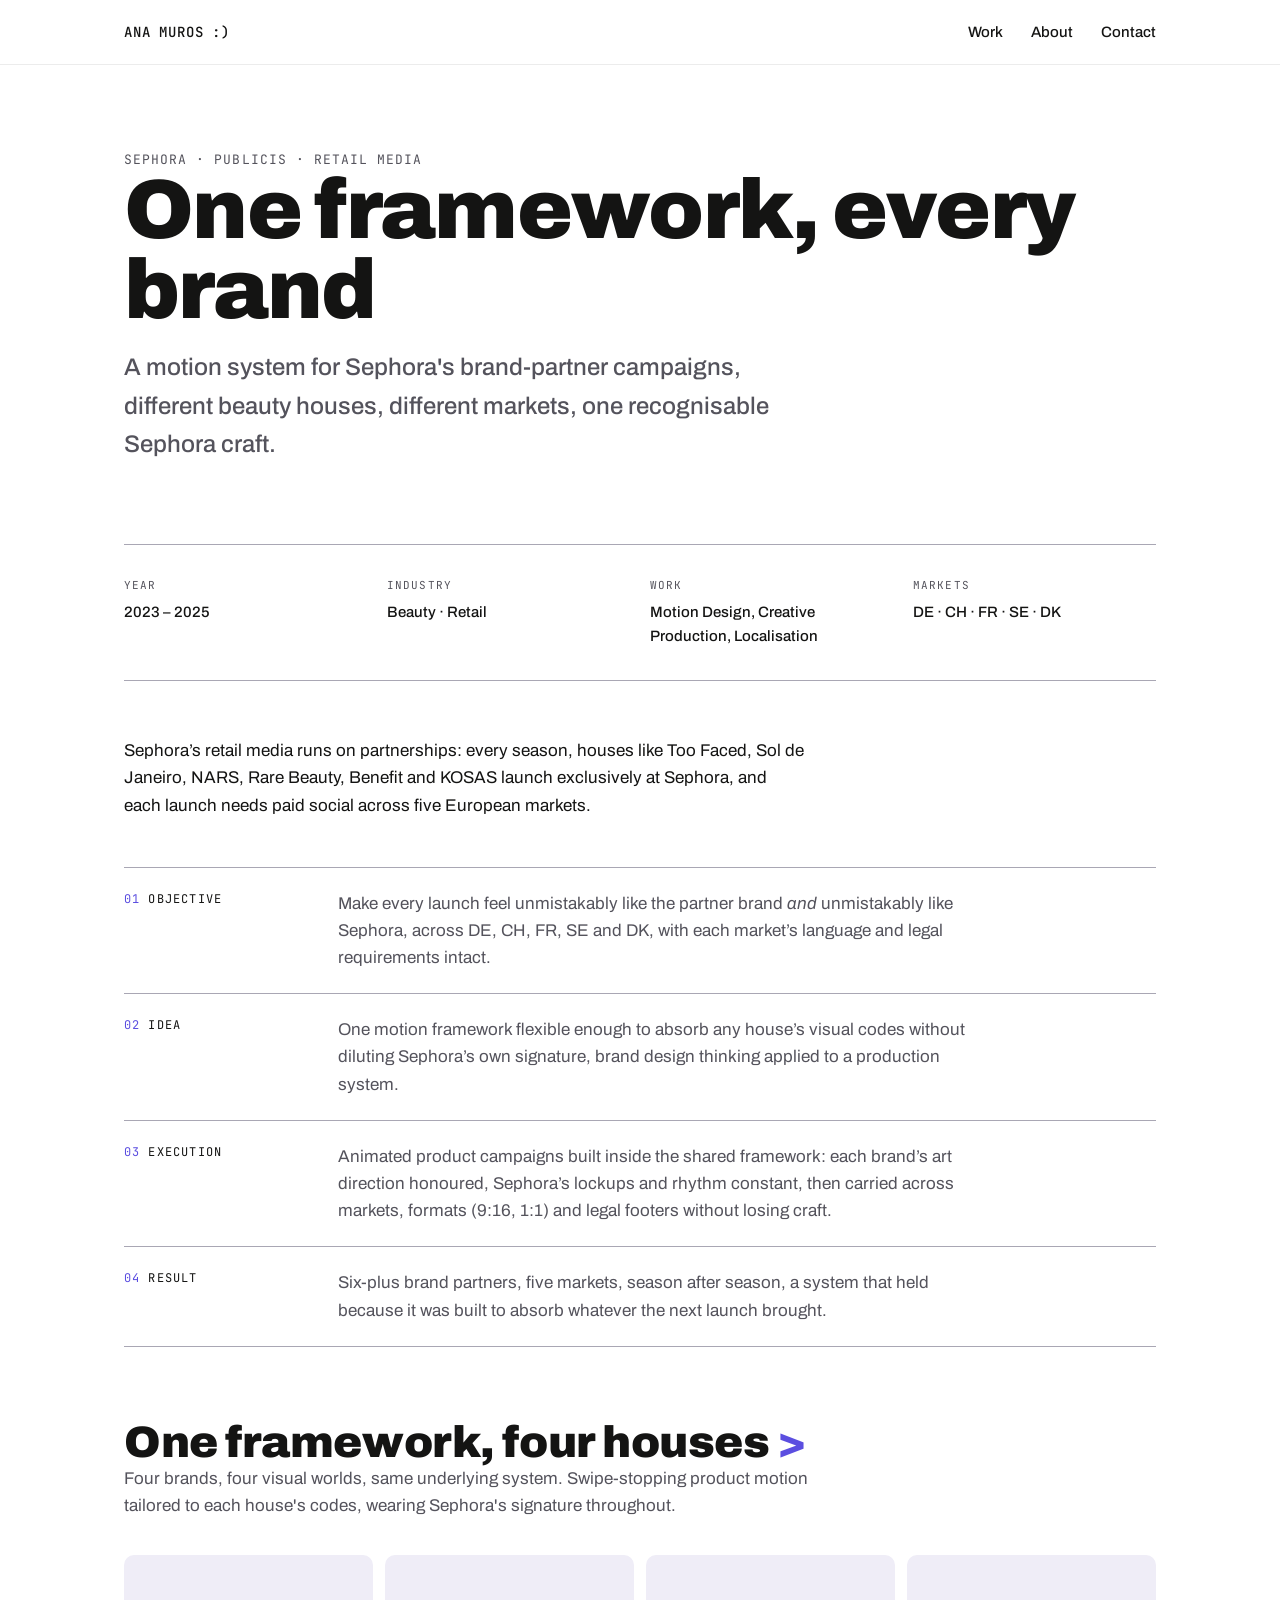
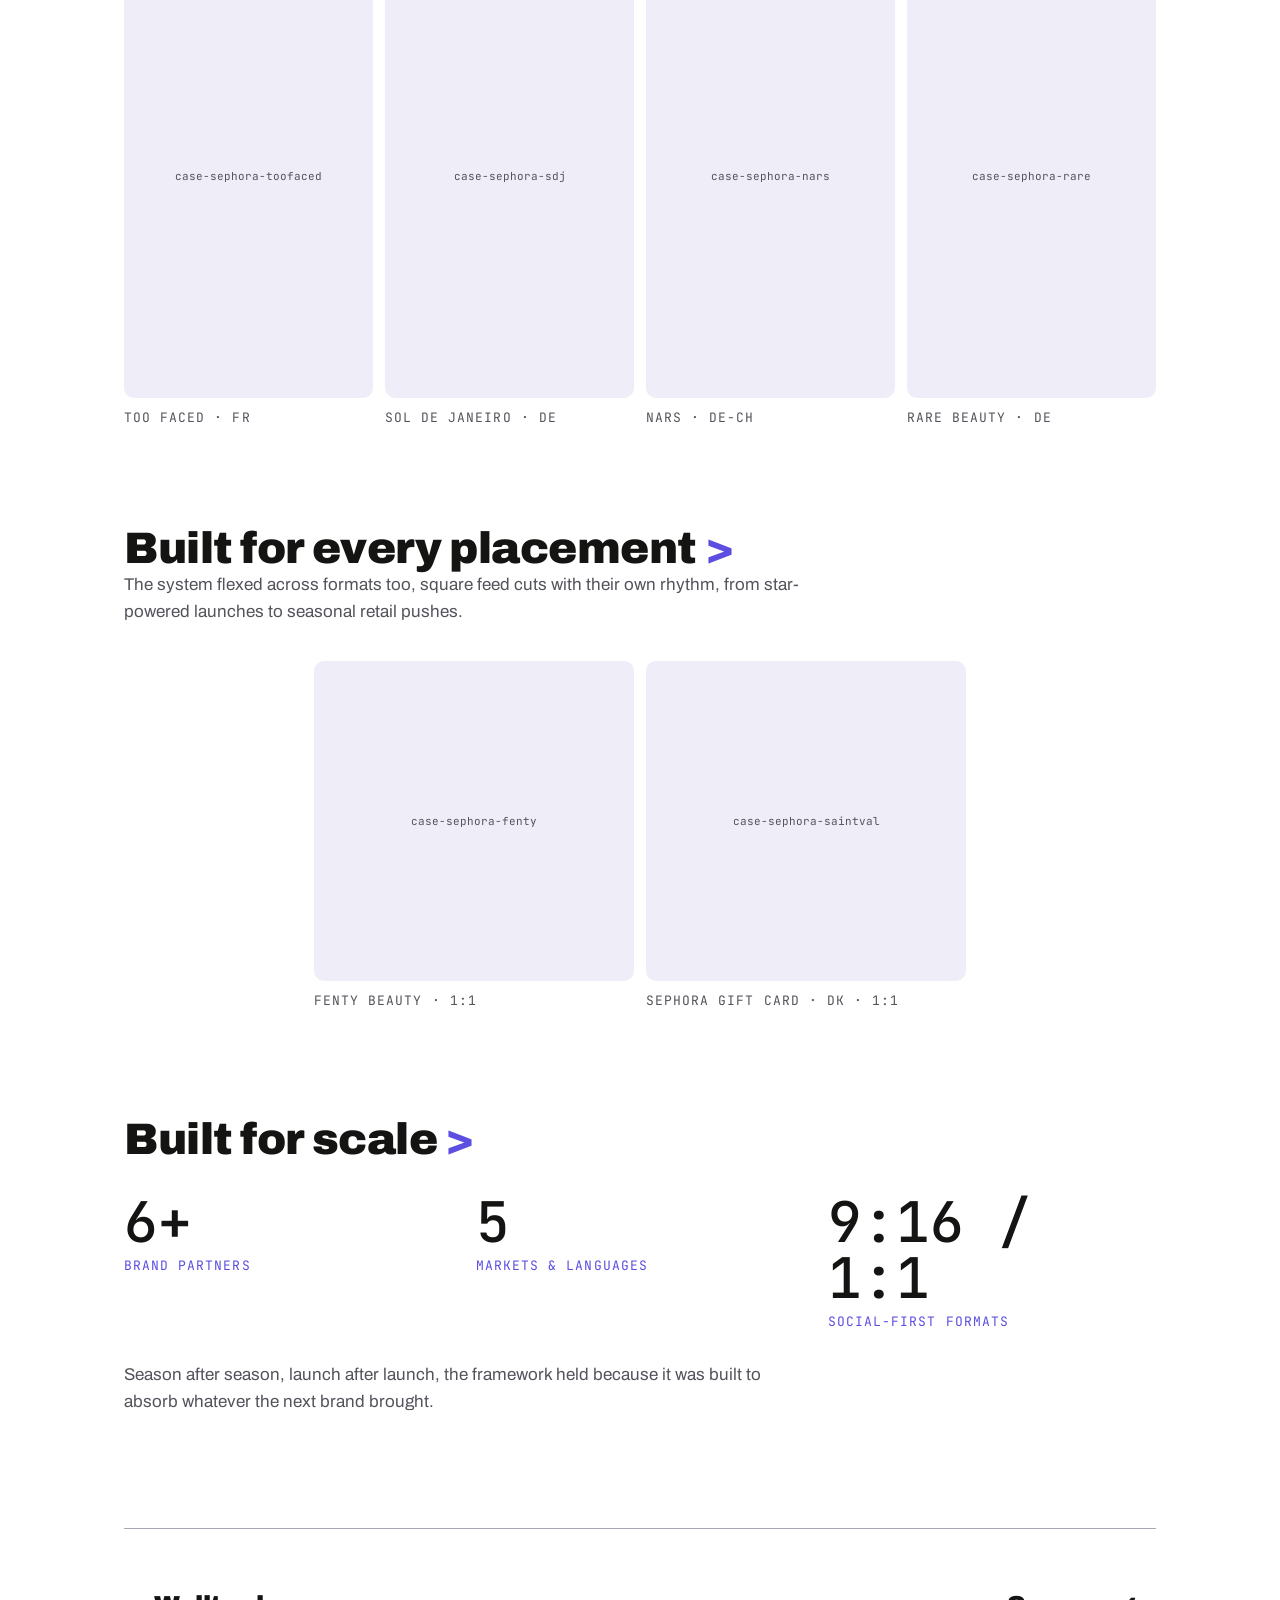
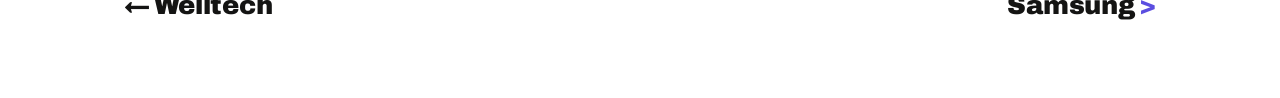
<file: case-sephora.html>
<!DOCTYPE html>
<html lang="en">
<head>
<meta charset="UTF-8">
<meta name="viewport" content="width=device-width, initial-scale=1">
<title>Sephora · Retail Media System · Ana Muros</title>
<meta name="description" content="One creative framework serving Too Faced, Sol de Janeiro, NARS, Rare Beauty and more, across DE, CH, FR and SE markets.">
<link rel="preconnect" href="https://fonts.googleapis.com">
<link rel="preconnect" href="https://fonts.gstatic.com" crossorigin>
<link href="https://fonts.googleapis.com/css2?family=Archivo:wght@400;500;900&family=JetBrains+Mono:wght@400;500&display=swap" rel="stylesheet">
<link rel="stylesheet" href="case.css">
</head>
<body>
<nav>
  <div class="container nav-inner">
    <a class="nav-logo" href="index.html">ANA MUROS :)</a>
    <div class="nav-links">
      <a href="index.html#work">Work</a>
      <a href="index.html#about">About</a>
      <a href="index.html#contact">Contact</a>
    </div>
  </div>
</nav>

<header class="case">
  <div class="container">
    <p class="meta reveal">SEPHORA · PUBLICIS · RETAIL MEDIA</p>
    <h1 class="display reveal">One framework, every brand</h1>
    <p class="tagline reveal">A motion system for Sephora's brand-partner campaigns, different beauty houses, different markets, one recognisable Sephora craft.</p>
  </div>
</header>

<div class="container">
  <div class="facts reveal">
    <div><p class="k">Year</p><p class="v">2023 – 2025</p></div>
    <div><p class="k">Industry</p><p class="v">Beauty · Retail</p></div>
    <div><p class="k">Work</p><p class="v">Motion Design, Creative Production, Localisation</p></div>
    <div><p class="k">Markets</p><p class="v">DE · CH · FR · SE · DK</p></div>
  </div>

  <div class="intro reveal">
    <p>Sephora’s retail media runs on partnerships: every season, houses like Too Faced, Sol de Janeiro, NARS, Rare Beauty, Benefit and KOSAS launch exclusively at Sephora, and each launch needs paid social across five European markets.</p>
  </div>

  <div class="beats reveal">
    <div class="beat"><p class="bk"><span class="n">01</span>Objective</p><p>Make every launch feel unmistakably like the partner brand <em>and</em> unmistakably like Sephora, across DE, CH, FR, SE and DK, with each market’s language and legal requirements intact.</p></div>
    <div class="beat"><p class="bk"><span class="n">02</span>Idea</p><p>One motion framework flexible enough to absorb any house’s visual codes without diluting Sephora’s own signature, brand design thinking applied to a production system.</p></div>
    <div class="beat"><p class="bk"><span class="n">03</span>Execution</p><p>Animated product campaigns built inside the shared framework: each brand’s art direction honoured, Sephora’s lockups and rhythm constant, then carried across markets, formats (9:16, 1:1) and legal footers without losing craft.</p></div>
    <div class="beat"><p class="bk"><span class="n">04</span>Result</p><p>Six-plus brand partners, five markets, season after season, a system that held because it was built to absorb whatever the next launch brought.</p></div>
  </div>

  <section class="chapter">
    <h2 class="h2 reveal">One framework, four houses <span class="arrow">&gt;</span></h2>
    <p class="lede reveal" style="color:var(--ink-60)">Four brands, four visual worlds, same underlying system. Swipe-stopping product motion tailored to each house's codes, wearing Sephora's signature throughout.</p>
    <div class="vgrid">
      <div class="reveal"><div class="media" data-video="videos/case-sephora-toofaced.mp4"><video muted loop playsinline preload="metadata"></video><span class="ph-label">case-sephora-toofaced</span></div><p class="cap meta">TOO FACED · FR</p></div>
      <div class="reveal"><div class="media" data-video="videos/case-sephora-sdj.mp4"><video muted loop playsinline preload="metadata"></video><span class="ph-label">case-sephora-sdj</span></div><p class="cap meta">SOL DE JANEIRO · DE</p></div>
      <div class="reveal"><div class="media" data-video="videos/case-sephora-nars.mp4"><video muted loop playsinline preload="metadata"></video><span class="ph-label">case-sephora-nars</span></div><p class="cap meta">NARS · DE-CH</p></div>
      <div class="reveal"><div class="media" data-video="videos/case-sephora-rare.mp4"><video muted loop playsinline preload="metadata"></video><span class="ph-label">case-sephora-rare</span></div><p class="cap meta">RARE BEAUTY · DE</p></div>
    </div>
  </section>

  <section class="chapter">
    <h2 class="h2 reveal">Built for every placement <span class="arrow">&gt;</span></h2>
    <p class="lede reveal" style="color:var(--ink-60)">The system flexed across formats too, square feed cuts with their own rhythm, from star-powered launches to seasonal retail pushes.</p>
    <div class="vgrid squares">
      <div class="reveal"><div class="media sq" data-video="videos/case-sephora-fenty.mp4"><video muted loop playsinline preload="metadata"></video><span class="ph-label">case-sephora-fenty</span></div><p class="cap meta">FENTY BEAUTY · 1:1</p></div>
      <div class="reveal"><div class="media sq" data-video="videos/case-sephora-saintval.mp4"><video muted loop playsinline preload="metadata"></video><span class="ph-label">case-sephora-saintval</span></div><p class="cap meta">SEPHORA GIFT CARD · DK · 1:1</p></div>
    </div>
  </section>

  <section class="outcome">
    <h2 class="h2 reveal">Built for scale <span class="arrow">&gt;</span></h2>
    <div class="row">
      <div class="m reveal"><p class="metric">6+</p><p class="meta">brand partners</p></div>
      <div class="m reveal"><p class="metric">5</p><p class="meta">markets &amp; languages</p></div>
      <div class="m reveal"><p class="metric">9:16 / 1:1</p><p class="meta">social-first formats</p></div>
    </div>
    <p class="reveal" style="margin-top:28px;max-width:680px;color:var(--ink-60)">Season after season, launch after launch, the framework held because it was built to absorb whatever the next brand brought.</p>
  </section>

  <div class="pn">
    <a href="case-welltech.html">&larr; Welltech</a>
    <a href="case-samsung.html">Samsung <span class="arrow">&gt;</span></a>
  </div>
</div>

<script>
document.querySelectorAll('.media[data-video]').forEach(w=>{const v=w.querySelector('video');v.src=w.dataset.video;v.addEventListener('error',()=>w.classList.add('missing'))});
const io=new IntersectionObserver(es=>{es.forEach(e=>{if(e.isIntersecting){e.target.classList.add('in');const v=e.target.querySelector('video');if(v&&!e.target.classList.contains('missing'))v.play().catch(()=>{})}else{const v=e.target.querySelector('video');if(v)v.pause()}})},{threshold:.15});
document.querySelectorAll('.reveal').forEach(el=>io.observe(el));
</script>
</body>
</html>
</file>
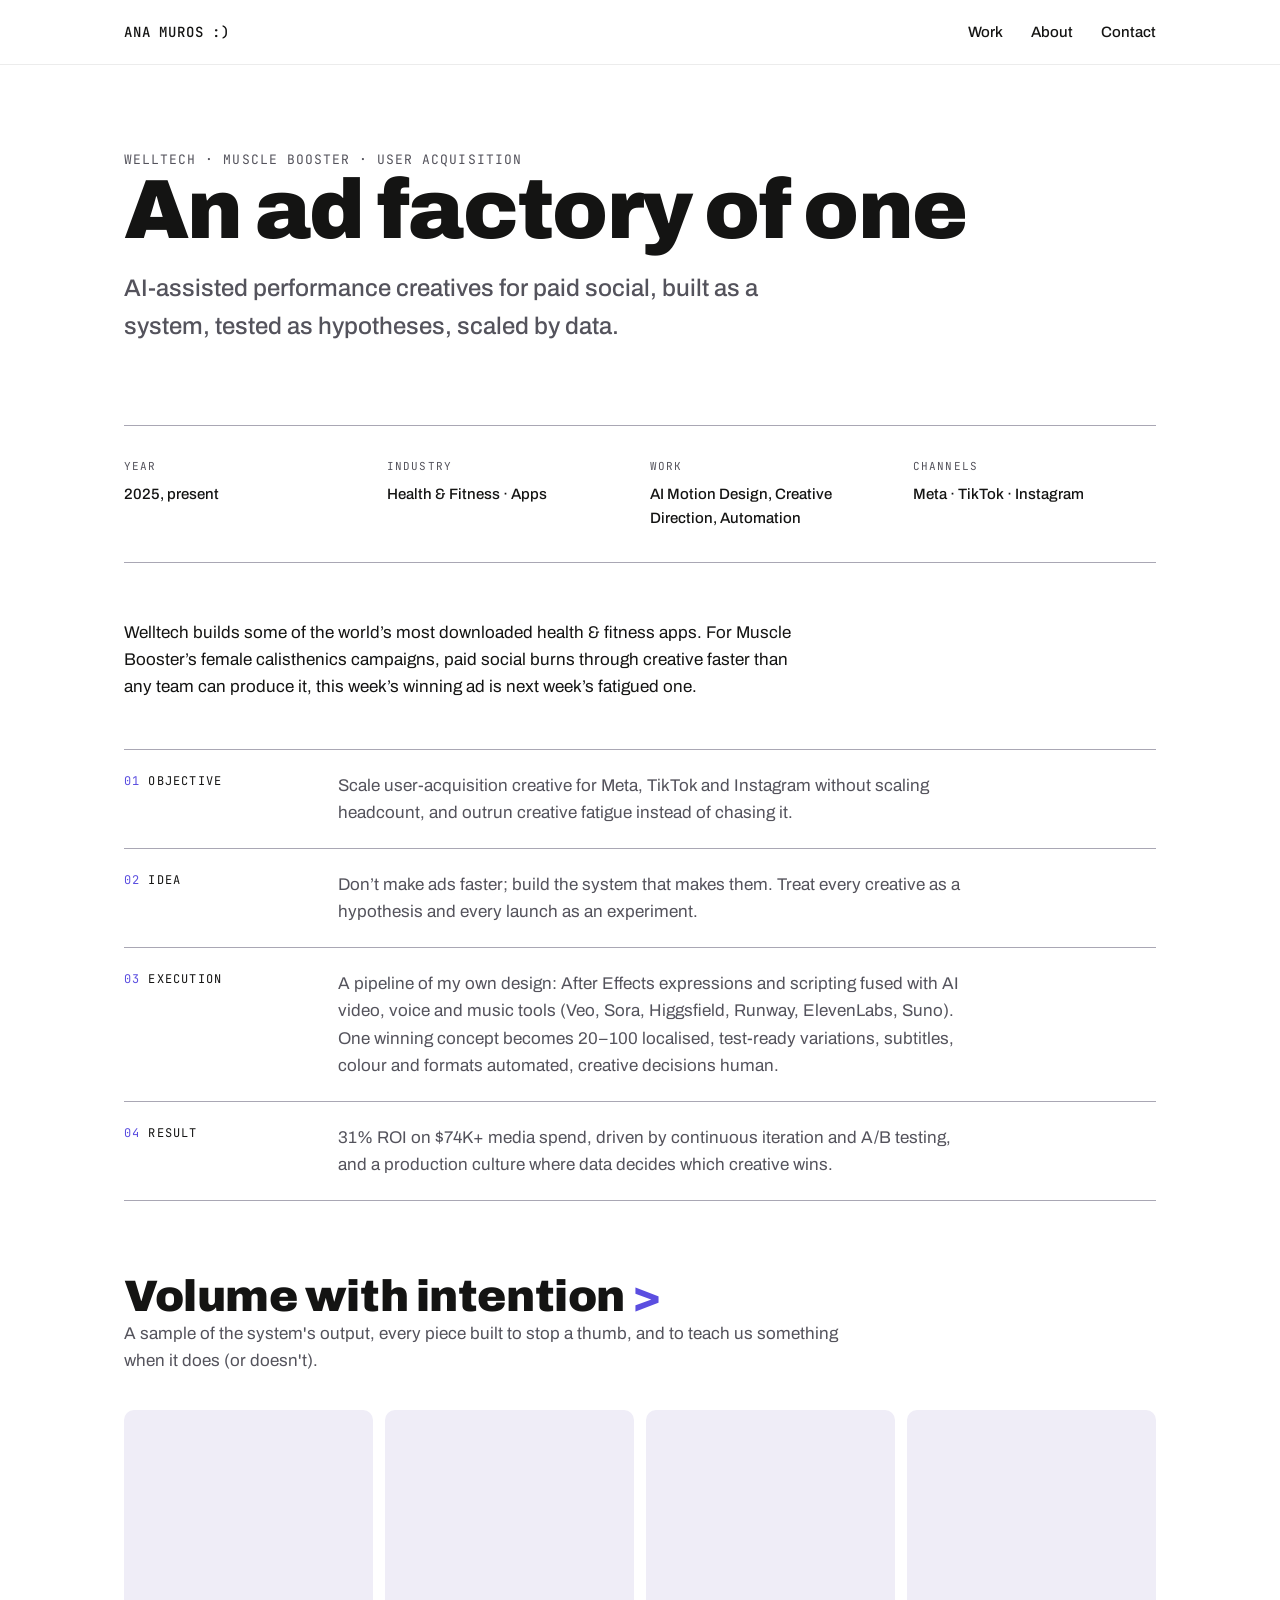
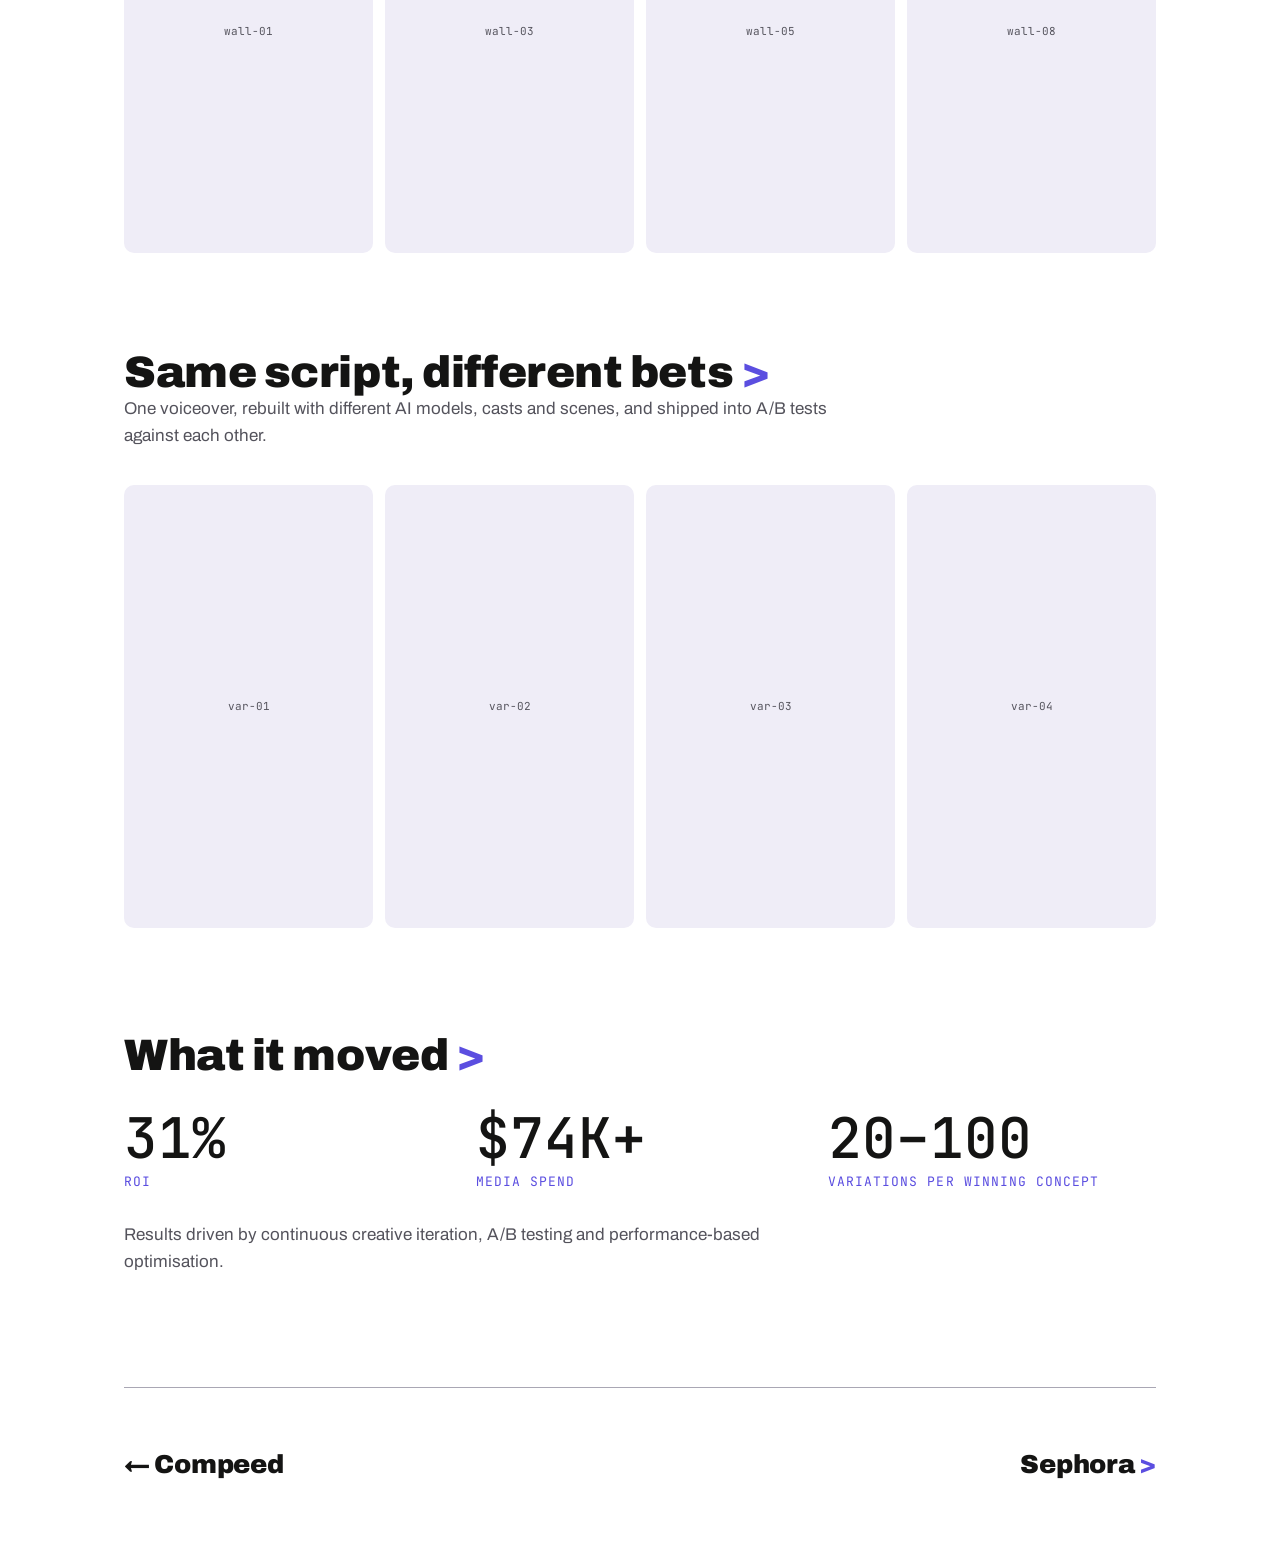
<file: case-welltech.html>
<!DOCTYPE html>
<html lang="en">
<head>
<meta charset="UTF-8">
<meta name="viewport" content="width=device-width, initial-scale=1">
<title>Welltech · AI Creative System · Ana Muros</title>
<meta name="description" content="An AI-assisted creative system for user acquisition: one winning concept, dozens of test-ready variations. 31% ROI on $74K+ media spend.">
<link rel="preconnect" href="https://fonts.googleapis.com">
<link rel="preconnect" href="https://fonts.gstatic.com" crossorigin>
<link href="https://fonts.googleapis.com/css2?family=Archivo:wght@400;500;900&family=JetBrains+Mono:wght@400;500&display=swap" rel="stylesheet">
<link rel="stylesheet" href="case.css">
</head>
<body>
<nav>
  <div class="container nav-inner">
    <a class="nav-logo" href="index.html">ANA MUROS :)</a>
    <div class="nav-links">
      <a href="index.html#work">Work</a>
      <a href="index.html#about">About</a>
      <a href="index.html#contact">Contact</a>
    </div>
  </div>
</nav>

<header class="case">
  <div class="container">
    <p class="meta reveal">WELLTECH · MUSCLE BOOSTER · USER ACQUISITION</p>
    <h1 class="display reveal">An ad factory of one</h1>
    <p class="tagline reveal">AI-assisted performance creatives for paid social, built as a system, tested as hypotheses, scaled by data.</p>
  </div>
</header>

<div class="container">
  <div class="facts reveal">
    <div><p class="k">Year</p><p class="v">2025, present</p></div>
    <div><p class="k">Industry</p><p class="v">Health &amp; Fitness · Apps</p></div>
    <div><p class="k">Work</p><p class="v">AI Motion Design, Creative Direction, Automation</p></div>
    <div><p class="k">Channels</p><p class="v">Meta · TikTok · Instagram</p></div>
  </div>

  <div class="intro reveal">
    <p>Welltech builds some of the world’s most downloaded health &amp; fitness apps. For Muscle Booster’s female calisthenics campaigns, paid social burns through creative faster than any team can produce it, this week’s winning ad is next week’s fatigued one.</p>
  </div>

  <div class="beats reveal">
    <div class="beat"><p class="bk"><span class="n">01</span>Objective</p><p>Scale user-acquisition creative for Meta, TikTok and Instagram without scaling headcount, and outrun creative fatigue instead of chasing it.</p></div>
    <div class="beat"><p class="bk"><span class="n">02</span>Idea</p><p>Don’t make ads faster; build the system that makes them. Treat every creative as a hypothesis and every launch as an experiment.</p></div>
    <div class="beat"><p class="bk"><span class="n">03</span>Execution</p><p>A pipeline of my own design: After Effects expressions and scripting fused with AI video, voice and music tools (Veo, Sora, Higgsfield, Runway, ElevenLabs, Suno). One winning concept becomes 20–100 localised, test-ready variations, subtitles, colour and formats automated, creative decisions human.</p></div>
    <div class="beat"><p class="bk"><span class="n">04</span>Result</p><p>31% ROI on $74K+ media spend, driven by continuous iteration and A/B testing, and a production culture where data decides which creative wins.</p></div>
  </div>

  <section class="chapter">
    <h2 class="h2 reveal">Volume with intention <span class="arrow">&gt;</span></h2>
    <p class="lede reveal" style="color:var(--ink-60)">A sample of the system's output, every piece built to stop a thumb, and to teach us something when it does (or doesn't).</p>
    <div class="vgrid">
      <div class="media reveal" data-video="videos/wall-01.mp4"><video muted loop playsinline preload="metadata"></video><span class="ph-label">wall-01</span></div>
      <div class="media reveal" data-video="videos/wall-03.mp4"><video muted loop playsinline preload="metadata"></video><span class="ph-label">wall-03</span></div>
      <div class="media reveal" data-video="videos/wall-05.mp4"><video muted loop playsinline preload="metadata"></video><span class="ph-label">wall-05</span></div>
      <div class="media reveal" data-video="videos/wall-08.mp4"><video muted loop playsinline preload="metadata"></video><span class="ph-label">wall-08</span></div>
    </div>
  </section>

  <section class="chapter">
    <h2 class="h2 reveal">Same script, different bets <span class="arrow">&gt;</span></h2>
    <p class="lede reveal" style="color:var(--ink-60)">One voiceover, rebuilt with different AI models, casts and scenes, and shipped into A/B tests against each other.</p>
    <div class="vgrid">
      <div class="media reveal" data-video="videos/var-01.mp4"><video muted loop playsinline preload="metadata"></video><span class="ph-label">var-01</span></div>
      <div class="media reveal" data-video="videos/var-02.mp4"><video muted loop playsinline preload="metadata"></video><span class="ph-label">var-02</span></div>
      <div class="media reveal" data-video="videos/var-03.mp4"><video muted loop playsinline preload="metadata"></video><span class="ph-label">var-03</span></div>
      <div class="media reveal" data-video="videos/var-04.mp4"><video muted loop playsinline preload="metadata"></video><span class="ph-label">var-04</span></div>
    </div>
  </section>

  <section class="outcome">
    <h2 class="h2 reveal">What it moved <span class="arrow">&gt;</span></h2>
    <div class="row">
      <div class="m reveal"><p class="metric">31%</p><p class="meta">ROI</p></div>
      <div class="m reveal"><p class="metric">$74K+</p><p class="meta">media spend</p></div>
      <div class="m reveal"><p class="metric">20–100</p><p class="meta">variations per winning concept</p></div>
    </div>
    <p class="reveal" style="margin-top:28px;max-width:680px;color:var(--ink-60)">Results driven by continuous creative iteration, A/B testing and performance-based optimisation.</p>
  </section>

  <div class="pn">
    <a href="case-compeed.html">&larr; Compeed</a>
    <a href="case-sephora.html">Sephora <span class="arrow">&gt;</span></a>
  </div>
</div>

<script>
document.querySelectorAll('.media[data-video]').forEach(w=>{const v=w.querySelector('video');v.src=w.dataset.video;v.addEventListener('error',()=>w.classList.add('missing'))});
const io=new IntersectionObserver(es=>{es.forEach(e=>{if(e.isIntersecting){e.target.classList.add('in');const v=e.target.querySelector('video');if(v&&!e.target.classList.contains('missing'))v.play().catch(()=>{})}else{const v=e.target.querySelector('video');if(v)v.pause()}})},{threshold:.15});
document.querySelectorAll('.reveal').forEach(el=>io.observe(el));
</script>
</body>
</html>
</file>
<file: case.css>
:root{
  --paper:#FFFFFF; --ink:#141413; --ink-60:#54535C; --ink-30:#A9A7B4;
  --surface:#EFEDF7; --accent:#5B4EE0;
  --ease:cubic-bezier(.22,1,.36,1);
}
*{margin:0;padding:0;box-sizing:border-box}
html{scroll-behavior:smooth}
body{background:var(--paper);color:var(--ink);font-family:'Archivo',sans-serif;font-size:17px;line-height:1.6;-webkit-font-smoothing:antialiased}
img,video{display:block;max-width:100%}
a{color:inherit;text-decoration:none}
a:focus-visible,button:focus-visible{outline:2px solid var(--accent);outline-offset:3px}
.container{max-width:1080px;margin:0 auto;padding:0 24px}
.display{font-weight:900;font-size:clamp(40px,7vw,84px);line-height:.95;letter-spacing:-.02em}
.h2{font-weight:900;font-size:clamp(26px,4vw,44px);line-height:1.05;letter-spacing:-.01em}
.meta{font-family:'JetBrains Mono',monospace;font-size:13px;letter-spacing:.08em;text-transform:uppercase;color:var(--ink-60)}
.metric{font-family:'JetBrains Mono',monospace;font-weight:500;font-size:clamp(30px,4.5vw,56px);line-height:1}
.arrow{color:var(--accent)}
nav{position:fixed;top:0;left:0;right:0;z-index:50;background:rgba(255,255,255,.85);backdrop-filter:blur(12px);-webkit-backdrop-filter:blur(12px);box-shadow:0 1px 0 rgba(20,20,19,.08)}
.nav-inner{display:flex;justify-content:space-between;align-items:center;height:64px}
.nav-logo{font-family:'JetBrains Mono',monospace;font-size:14px;font-weight:500;letter-spacing:.06em}
.nav-links{display:flex;gap:28px}
.nav-links a{font-size:15px;font-weight:500}
header.case{padding:150px 0 40px}
header.case .tagline{font-weight:500;font-size:clamp(18px,2.2vw,24px);color:var(--ink-60);margin-top:18px;max-width:680px}
.facts{display:grid;grid-template-columns:repeat(4,1fr);gap:20px;padding:32px 0;border-top:1px solid var(--ink-30);border-bottom:1px solid var(--ink-30);margin:40px 0}
.facts .k{font-family:'JetBrains Mono',monospace;font-size:11px;letter-spacing:.1em;text-transform:uppercase;color:var(--ink-60);margin-bottom:6px}
.facts .v{font-weight:500;font-size:15px}
.intro{max-width:680px;padding:16px 0 40px}
.intro p+p{margin-top:16px}
.chapter{padding:48px 0}
.chapter .lede{max-width:720px;margin-bottom:36px}
.vgrid{display:grid;grid-template-columns:repeat(4,1fr);gap:12px}
.vgrid.two{grid-template-columns:repeat(2,1fr);max-width:680px}
.vgrid.three{grid-template-columns:repeat(3,1fr)}
.media{position:relative;background:var(--surface);overflow:hidden;border-radius:10px;aspect-ratio:9/16}
.media video{width:100%;height:100%;object-fit:cover}
.media .ph-label{display:none}
.media.missing video{display:none}
.media.missing .ph-label{display:flex;position:absolute;inset:0;align-items:center;justify-content:center;text-align:center;padding:12px;font-family:'JetBrains Mono',monospace;font-size:11px;color:var(--ink-60)}
.cap{margin-top:10px}
.stage{background:rgba(255,255,255,.55);border-radius:12px;padding:32px;display:flex;flex-direction:column;align-items:center;gap:12px}
.stage .slot{background:var(--surface);border:1px dashed var(--ink-30);display:flex;align-items:center;justify-content:center;font-family:'JetBrains Mono',monospace;font-size:11px;color:var(--ink-60)}
.outcome{padding:56px 0}
.outcome .row{display:grid;grid-template-columns:repeat(3,1fr);gap:24px;margin-top:32px}
.outcome .m .meta{color:var(--accent);margin-top:6px}
.confirm{background:rgba(255,235,140,.55);border-radius:4px;padding:0 4px;font-family:'JetBrains Mono',monospace;font-size:.85em}
.pn{display:flex;justify-content:space-between;align-items:center;padding:56px 0 72px;border-top:1px solid var(--ink-30);margin-top:56px}
.pn a{font-weight:900;font-size:clamp(18px,2.4vw,26px);letter-spacing:-.01em}
.pn a:hover .arrow{margin-left:6px}
.pn .arrow{transition:margin .3s var(--ease);display:inline-block}
.reveal{opacity:0;transform:translateY(24px);transition:opacity .5s var(--ease),transform .5s var(--ease)}
.reveal.in{opacity:1;transform:none}
@media (max-width:810px){.facts{grid-template-columns:repeat(2,1fr)}.vgrid,.vgrid.three{grid-template-columns:repeat(2,1fr)}.outcome .row{grid-template-columns:1fr}}
@media (prefers-reduced-motion:reduce){.reveal{opacity:1;transform:none;transition:none}}
.media.sq{aspect-ratio:1/1}
.vgrid.squares{grid-template-columns:repeat(2,minmax(0,320px));justify-content:center}
.bgrid{display:grid;grid-template-columns:repeat(2,minmax(0,340px));gap:32px;justify-content:center}
.bstage{background:rgba(255,255,255,.55);border-radius:12px;padding:24px;display:flex;flex-direction:column;align-items:center;gap:12px}
.bstage iframe{border:0;width:300px;height:600px;background:#fff;border-radius:4px}
.replay{font-family:'JetBrains Mono',monospace;font-size:12px;letter-spacing:.06em;border:1px solid var(--ink);background:none;border-radius:100px;padding:7px 16px;cursor:pointer;color:var(--ink)}
.replay:hover{background:var(--ink);color:#fff}
.still{border-radius:10px;width:100%}
.still-strip{display:grid;grid-template-columns:repeat(3,1fr);gap:12px}
@media (max-width:810px){.bgrid,.vgrid.squares{grid-template-columns:minmax(0,340px)}.still-strip{grid-template-columns:repeat(3,1fr)}}
.beats{margin:8px 0 24px;border-top:1px solid var(--ink-30)}
.beat{display:grid;grid-template-columns:190px 1fr;gap:24px;padding:22px 0;border-bottom:1px solid var(--ink-30)}
.beat .bk{font-family:'JetBrains Mono',monospace;font-size:12px;letter-spacing:.1em;text-transform:uppercase;color:var(--ink)}
.beat .bk .n{color:var(--accent);margin-right:8px}
.beat p{max-width:640px;color:var(--ink-60)}
.feature-media{display:flex;flex-direction:column;align-items:center;gap:12px}
.feature-media .media{width:min(100%,460px)}
@media (max-width:810px){.beat{grid-template-columns:1fr;gap:8px}}
</file>
